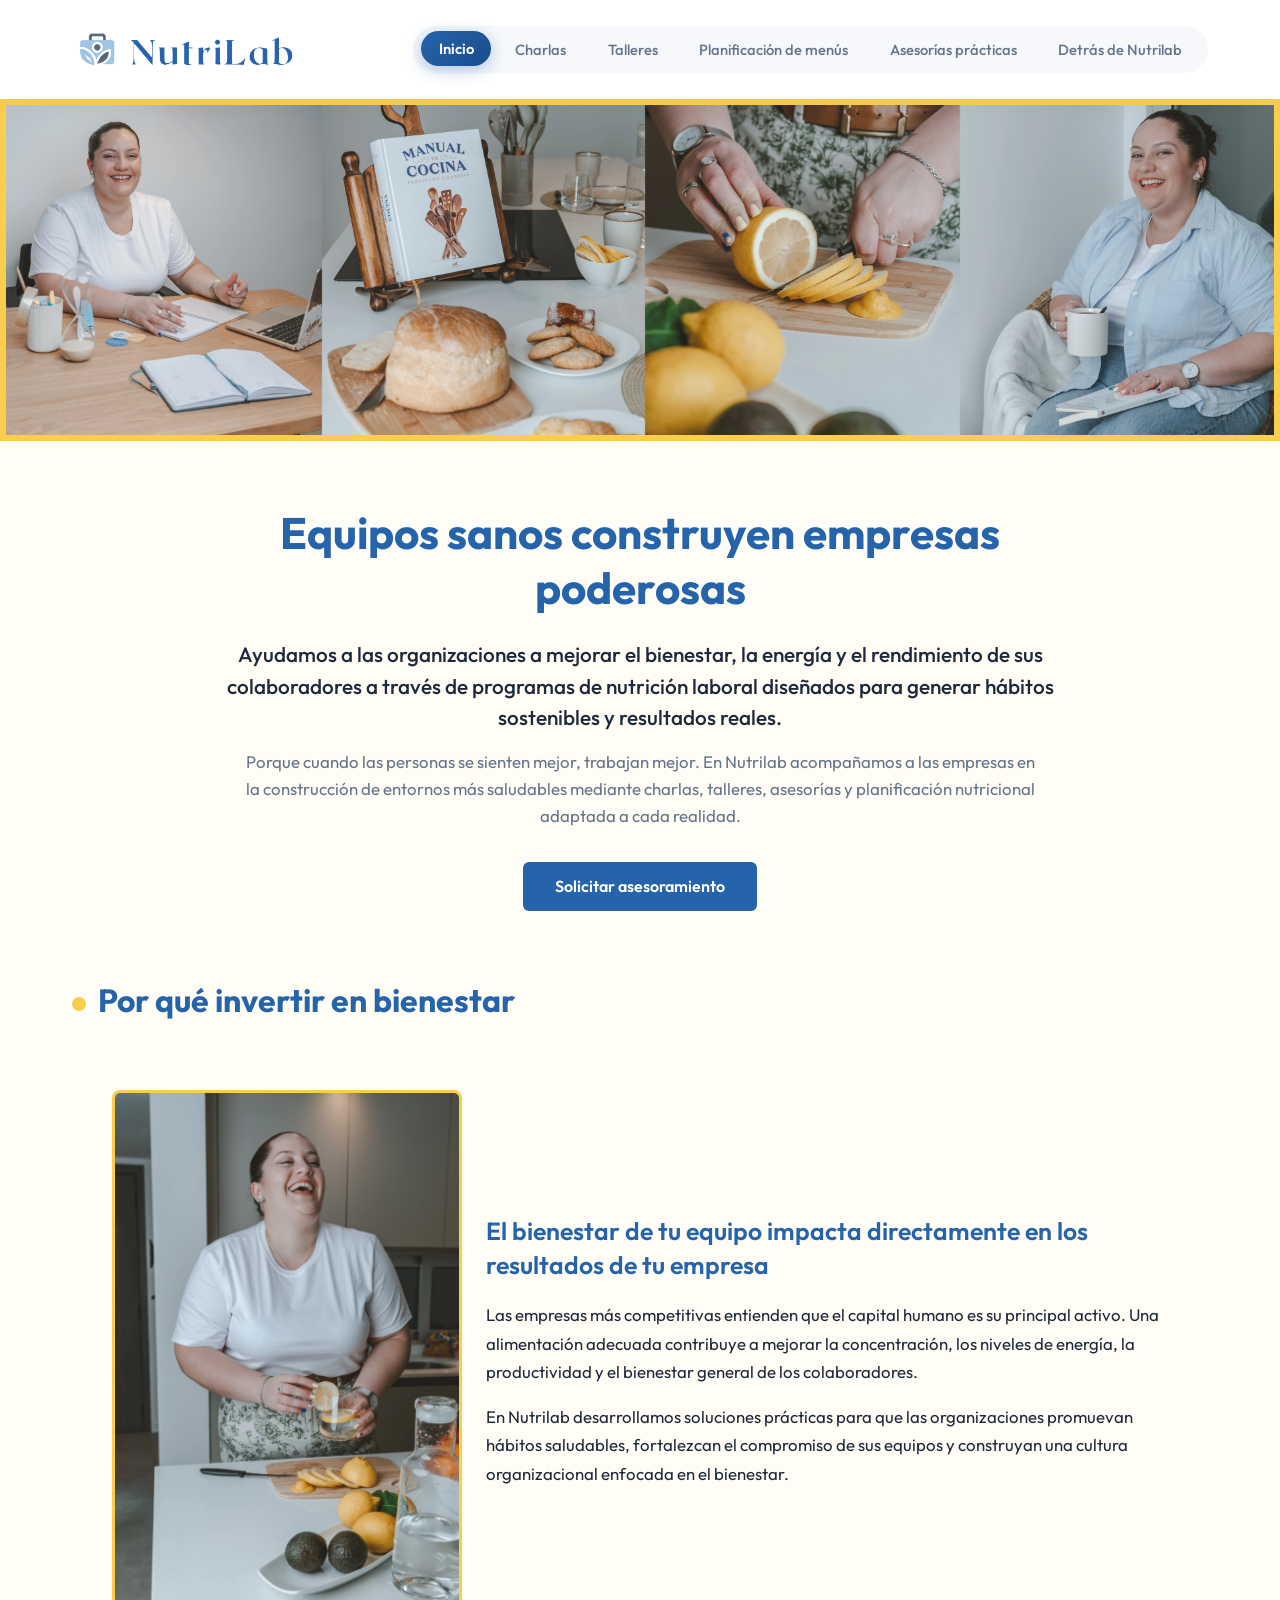
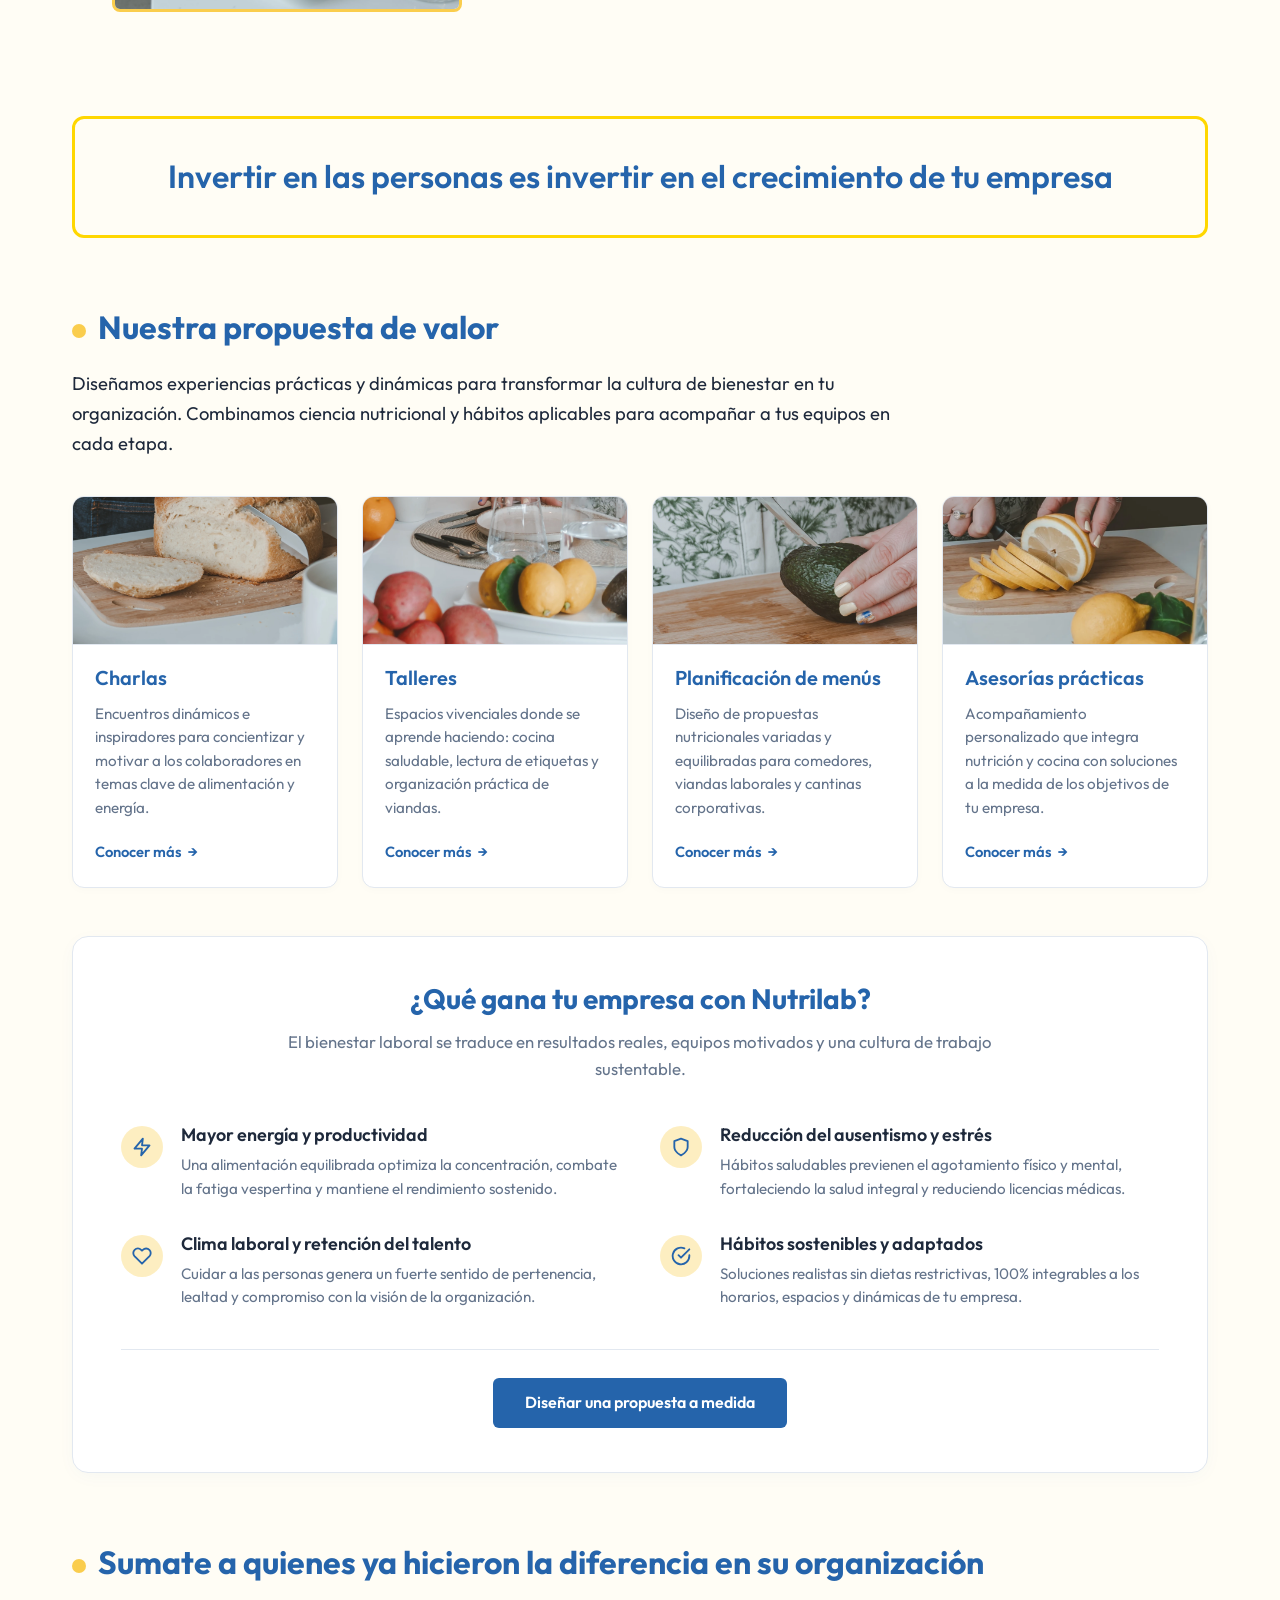
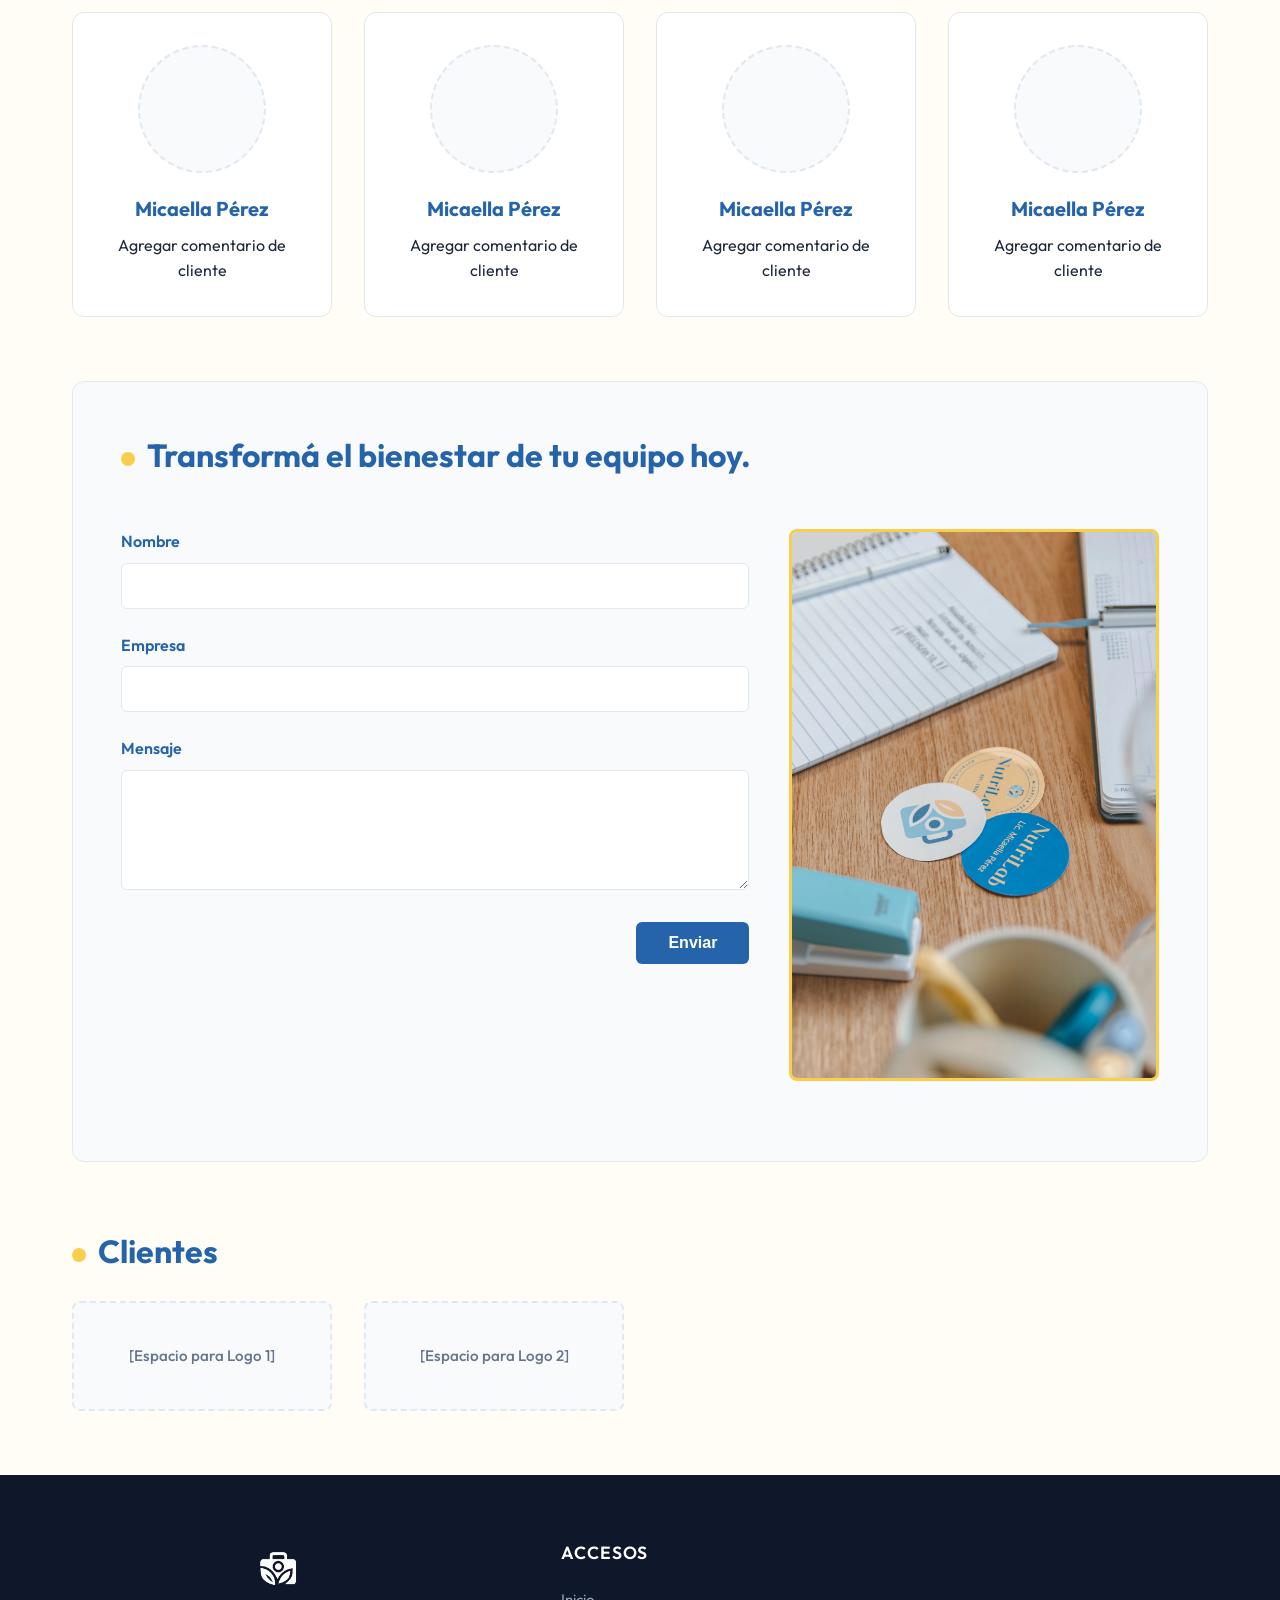
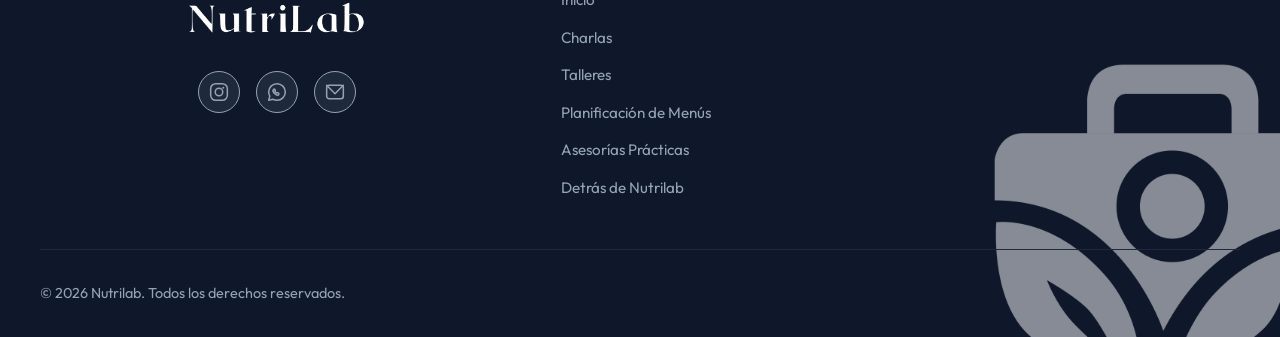
<file: index.html>
<!DOCTYPE html>
<html lang="es">

<head>
    <meta charset="UTF-8">
    <meta name="viewport" content="width=device-width, initial-scale=1.0">
    <title>Nutrilab - Equipos sanos construyen empresas poderosas</title>
    <meta name="description"
        content="Nutrilab: Equipos sanos construyen empresas poderosas. Servicios de nutrición y bienestar laboral para empresas.">
    <link rel="stylesheet" href="styles.css">
</head>

<body>

    <header>
        <div class="nav-container">
            <a href="index.html" class="logo"><img src="Assets/logo.png" alt="Nutrilab" class="logo-image"></a>
            <nav>
                <a href="index.html" class="active">Inicio</a>
                <a href="charlas.html">Charlas</a>
                <a href="talleres.html">Talleres</a>
                <a href="planificacion-de-menus.html">Planificación de menús</a>
                <a href="asesorias-practicas.html">Asesorías prácticas</a>
                <a href="detras-de-nutrilab.html">Detrás de Nutrilab</a>
            </nav>
        </div>
    </header>

    <!-- Mobile: centered logo bar (visible only on mobile) -->
    <div class="mobile-logo-bar">
        <a href="index.html" class="logo"><img src="Assets/logo.png" alt="Nutrilab" class="logo-image"></a>
    </div>

    <!-- Mobile: floating pill nav (visible only on mobile) -->
    <nav class="mobile-nav-pill" id="mobilePill">
        <a href="index.html" class="active">Inicio</a>
        <div class="pill-servicios-wrapper">
            <button class="pill-servicios-btn" id="serviciosBtn" onclick="toggleServiciosMenu()" aria-expanded="false">
                Servicios <span class="arrow">▲</span>
            </button>
            <div class="pill-dropdown" id="serviciosDropdown">
                <a href="charlas.html">Charlas</a>
                <a href="talleres.html">Talleres</a>
                <a href="planificacion-de-menus.html">Planificación de Menús</a>
                <a href="asesorias-practicas.html">Asesorías Prácticas</a>
            </div>
        </div>
        <a href="detras-de-nutrilab.html">Nosotros</a>
    </nav>

    <script>
        function toggleServiciosMenu() {
            const btn = document.getElementById('serviciosBtn');
            const dropdown = document.getElementById('serviciosDropdown');
            const isOpen = dropdown.classList.contains('open');
            dropdown.classList.toggle('open');
            btn.classList.toggle('open');
            btn.setAttribute('aria-expanded', !isOpen);
        }
        // Close dropdown when clicking outside
        document.addEventListener('click', function (e) {
            const wrapper = document.querySelector('.pill-servicios-wrapper');
            if (wrapper && !wrapper.contains(e.target)) {
                document.getElementById('serviciosDropdown').classList.remove('open');
                document.getElementById('serviciosBtn').classList.remove('open');
            }
        });
    </script>

    <main class="home-page">
        <!-- Hero Banner Image -->
        <div class="hero-banner">
            <picture>
                <source srcset="Assets/banner.gif" media="(max-width: 768px)">
                <img src="Assets/banner_desktop_home.png" alt="Nutrilab - Equipos sanos construyen empresas poderosas"
                    class="hero-banner-img">
            </picture>
        </div>

        <!-- Positioning section -->
        <section class="positioning-section">
            <h1 class="positioning-text">Equipos sanos construyen empresas poderosas</h1>
            <p class="hero-subtitle">
                Ayudamos a las organizaciones a mejorar el bienestar, la energía y el rendimiento de sus colaboradores a
                través de programas de nutrición laboral diseñados para generar hábitos sostenibles y resultados reales.
            </p>
            <p class="hero-support-text">
                Porque cuando las personas se sienten mejor, trabajan mejor. En Nutrilab acompañamos a las empresas en
                la construcción de entornos más saludables mediante charlas, talleres, asesorías y planificación
                nutricional adaptada a cada realidad.
            </p>
            <div class="hero-cta-wrap">
                <a href="#" class="btn btn-hero">Solicitar asesoramiento</a>
            </div>
        </section>

        <!-- General Content Sections: Por qué invertir en bienestar, Comentarios, Clientes -->
        <div class="container">
            <section class="why-invest-section">
                <h2 class="section-title">Por qué invertir en bienestar</h2>
                <div class="why-invest-card">
                    <img src="Assets/bienestar.webp" alt="Bienestar" class="why-invest-image">
                    <div class="why-invest-text">
                        <h3 class="why-invest-title">El bienestar de tu equipo impacta directamente en los resultados de
                            tu empresa</h3>
                        <div class="why-invest-body">
                            <p>
                                Las empresas más competitivas entienden que el capital humano es su principal activo.
                                Una
                                alimentación adecuada contribuye a mejorar la concentración, los niveles de energía, la
                                productividad y el bienestar general de los colaboradores.
                            </p>
                            <p>
                                En Nutrilab desarrollamos soluciones prácticas para que las organizaciones promuevan
                                hábitos
                                saludables, fortalezcan el compromiso de sus equipos y construyan una cultura
                                organizacional
                                enfocada en el bienestar.
                            </p>
                        </div>
                    </div>
                </div>
            </section>

            <!-- Highlight before comments -->
            <div class="highlight-text">
                <p>Invertir en las personas es invertir en el crecimiento de tu empresa</p>
            </div>

            <!-- Propuesta de Valor y Beneficios para la Empresa -->
            <section class="services-value-section" id="servicios-propuesta">
                <h2 class="section-title">Nuestra propuesta de valor</h2>
                <p class="services-value-intro">
                    Diseñamos experiencias prácticas y dinámicas para transformar la cultura de bienestar en tu organización. Combinamos ciencia nutricional y hábitos aplicables para acompañar a tus equipos en cada etapa.
                </p>

                <!-- Grid de resumen de servicios -->
                <div class="services-summary-grid">
                    <a href="charlas.html" class="service-summary-card">
                        <div class="service-card-image-wrap">
                            <img src="Assets/banner_charlas.png" alt="Nutrilab - Charlas" class="service-card-image">
                        </div>
                        <div class="service-card-body">
                            <h3 class="service-card-title">Charlas</h3>
                            <p class="service-card-desc">
                                Encuentros dinámicos e inspiradores para concientizar y motivar a los colaboradores en temas clave de alimentación y energía.
                            </p>
                            <span class="service-card-link">Conocer más <span aria-hidden="true">&rarr;</span></span>
                        </div>
                    </a>

                    <a href="talleres.html" class="service-summary-card">
                        <div class="service-card-image-wrap">
                            <img src="Assets/banner_talleres.png" alt="Nutrilab - Talleres" class="service-card-image">
                        </div>
                        <div class="service-card-body">
                            <h3 class="service-card-title">Talleres</h3>
                            <p class="service-card-desc">
                                Espacios vivenciales donde se aprende haciendo: cocina saludable, lectura de etiquetas y organización práctica de viandas.
                            </p>
                            <span class="service-card-link">Conocer más <span aria-hidden="true">&rarr;</span></span>
                        </div>
                    </a>

                    <a href="planificacion-de-menus.html" class="service-summary-card">
                        <div class="service-card-image-wrap">
                            <img src="Assets/Banner_menu.png" alt="Nutrilab - Planificación de menús" class="service-card-image">
                        </div>
                        <div class="service-card-body">
                            <h3 class="service-card-title">Planificación de menús</h3>
                            <p class="service-card-desc">
                                Diseño de propuestas nutricionales variadas y equilibradas para comedores, viandas laborales y cantinas corporativas.
                            </p>
                            <span class="service-card-link">Conocer más <span aria-hidden="true">&rarr;</span></span>
                        </div>
                    </a>

                    <a href="asesorias-practicas.html" class="service-summary-card">
                        <div class="service-card-image-wrap">
                            <img src="Assets/Banner_asesorias.png" alt="Nutrilab - Asesorías prácticas" class="service-card-image">
                        </div>
                        <div class="service-card-body">
                            <h3 class="service-card-title">Asesorías prácticas</h3>
                            <p class="service-card-desc">
                                Acompañamiento personalizado que integra nutrición y cocina con soluciones a la medida de los objetivos de tu empresa.
                            </p>
                            <span class="service-card-link">Conocer más <span aria-hidden="true">&rarr;</span></span>
                        </div>
                    </a>
                </div>

                <!-- Recuadro destacado de Beneficios para la Empresa -->
                <div class="company-benefits-block">
                    <div class="company-benefits-header">
                        <h3 class="company-benefits-title">¿Qué gana tu empresa con Nutrilab?</h3>
                        <p class="company-benefits-subtitle">
                            El bienestar laboral se traduce en resultados reales, equipos motivados y una cultura de trabajo sustentable.
                        </p>
                    </div>

                    <div class="company-benefits-grid">
                        <div class="benefit-item">
                            <div class="benefit-item-icon" aria-hidden="true">
                                <svg viewBox="0 0 24 24">
                                    <polygon points="13 2 3 14 12 14 11 22 21 10 12 10 13 2"></polygon>
                                </svg>
                            </div>
                            <div class="benefit-item-content">
                                <h4>Mayor energía y productividad</h4>
                                <p>Una alimentación equilibrada optimiza la concentración, combate la fatiga vespertina y mantiene el rendimiento sostenido.</p>
                            </div>
                        </div>

                        <div class="benefit-item">
                            <div class="benefit-item-icon" aria-hidden="true">
                                <svg viewBox="0 0 24 24">
                                    <path d="M12 22s8-4 8-10V5l-8-3-8 3v7c0 6 8 10 8 10z"></path>
                                </svg>
                            </div>
                            <div class="benefit-item-content">
                                <h4>Reducción del ausentismo y estrés</h4>
                                <p>Hábitos saludables previenen el agotamiento físico y mental, fortaleciendo la salud integral y reduciendo licencias médicas.</p>
                            </div>
                        </div>

                        <div class="benefit-item">
                            <div class="benefit-item-icon" aria-hidden="true">
                                <svg viewBox="0 0 24 24">
                                    <path d="M20.84 4.61a5.5 5.5 0 0 0-7.78 0L12 5.67l-1.06-1.06a5.5 5.5 0 0 0-7.78 7.78l1.06 1.06L12 21.23l7.78-7.78 1.06-1.06a5.5 5.5 0 0 0 0-7.78z"></path>
                                </svg>
                            </div>
                            <div class="benefit-item-content">
                                <h4>Clima laboral y retención del talento</h4>
                                <p>Cuidar a las personas genera un fuerte sentido de pertenencia, lealtad y compromiso con la visión de la organización.</p>
                            </div>
                        </div>

                        <div class="benefit-item">
                            <div class="benefit-item-icon" aria-hidden="true">
                                <svg viewBox="0 0 24 24">
                                    <path d="M22 11.08V12a10 10 0 1 1-5.93-9.14"></path>
                                    <polyline points="22 4 12 14.01 9 11.01"></polyline>
                                </svg>
                            </div>
                            <div class="benefit-item-content">
                                <h4>Hábitos sostenibles y adaptados</h4>
                                <p>Soluciones realistas sin dietas restrictivas, 100% integrables a los horarios, espacios y dinámicas de tu empresa.</p>
                            </div>
                        </div>
                    </div>

                    <div class="company-benefits-cta">
                        <a href="#contacto" class="btn">Diseñar una propuesta a medida</a>
                    </div>
                </div>
            </section>

            <section class="comments-section">
                <h2 class="section-title">Sumate a quienes ya hicieron la diferencia en su organización</h2>
                <div class="comments-grid">
                    <article class="comment-card">
                        <div class="client-photo-placeholder" role="img"
                            aria-label="Espacio para la foto de Micaella Pérez"></div>
                        <h3 class="comment-client-name">Micaella Pérez</h3>
                        <p class="comment-client-text">Agregar comentario de cliente</p>
                    </article>
                    <article class="comment-card">
                        <div class="client-photo-placeholder" role="img"
                            aria-label="Espacio para la foto de Micaella Pérez"></div>
                        <h3 class="comment-client-name">Micaella Pérez</h3>
                        <p class="comment-client-text">Agregar comentario de cliente</p>
                    </article>
                    <article class="comment-card">
                        <div class="client-photo-placeholder" role="img"
                            aria-label="Espacio para la foto de Micaella Pérez"></div>
                        <h3 class="comment-client-name">Micaella Pérez</h3>
                        <p class="comment-client-text">Agregar comentario de cliente</p>
                    </article>
                    <article class="comment-card">
                        <div class="client-photo-placeholder" role="img"
                            aria-label="Espacio para la foto de Micaella Pérez"></div>
                        <h3 class="comment-client-name">Micaella Pérez</h3>
                        <p class="comment-client-text">Agregar comentario de cliente</p>
                    </article>
                </div>
            </section>

            <!-- Contact Section -->
            <section class="contact-section" id="contacto">
                <h2 class="section-title" style="margin-bottom: 3rem;">Transformá el bienestar de tu equipo hoy.</h2>
                <div class="contact-grid">
                    <!-- Left: space for image -->
                    <img src="Assets/contacto.webp" alt="Contacto" class="contact-image">

                    <!-- Formulario de contacto -->
                    <form action="#" method="POST"
                        onsubmit="event.preventDefault(); alert('Mensaje enviado (simulación)');">
                        <div class="form-group">
                            <label for="nombre">Nombre</label>
                            <input type="text" id="nombre" name="nombre" class="form-control" placeholder="" required>
                        </div>
                        <div class="form-group">
                            <label for="empresa">Empresa</label>
                            <input type="text" id="empresa" name="empresa" class="form-control" placeholder="" required>
                        </div>
                        <div class="form-group">
                            <label for="mensaje">Mensaje</label>
                            <textarea id="mensaje" name="mensaje" class="form-control" placeholder=""
                                required></textarea>
                        </div>
                        <div style="text-align: right;">
                            <button type="submit" class="btn">Enviar</button>
                        </div>
                    </form>
                </div>
            </section>

            <!-- Clientes Section (below contact form) -->
            <section class="clients-section">
                <h2 class="section-title">Clientes</h2>
                <div class="clients-grid">
                    <div class="client-logo-placeholder">
                        <span>[Espacio para Logo 1]</span>
                    </div>
                    <div class="client-logo-placeholder">
                        <span>[Espacio para Logo 2]</span>
                    </div>
                </div>
            </section>
        </div>
    </main>

    <footer>
        <div class="footer-grid">
            <div class="footer-column">
                <a href="index.html" class="footer-logo"><img src="Assets/Logo_blanco.png" alt="Nutrilab"
                        class="logo-image"></a>
                <div class="social-links">
                    <a href="#" class="social-icon" aria-label="Instagram">
                        <svg viewBox="0 0 24 24" aria-hidden="true">
                            <rect x="2" y="2" width="20" height="20" rx="6" ry="6" />
                            <circle cx="12" cy="12" r="4.5" />
                            <circle cx="17.2" cy="6.8" r="1.2" fill="currentColor" stroke="none" />
                        </svg>
                    </a>
                    <a href="#" class="social-icon" aria-label="WhatsApp">
                        <svg viewBox="0 0 24 24" aria-hidden="true">
                            <path
                                d="M12 2C6.48 2 2 6.48 2 12c0 1.85.5 3.58 1.37 5.07L2 22l5.07-1.35A9.96 9.96 0 0 0 12 22c5.52 0 10-4.48 10-10S17.52 2 12 2Z" />
                            <path
                                d="M8.5 8.5c.3 0 .6.05.85.1l.7 1.8-.6.6c.5 1 1.3 1.8 2.3 2.3l.6-.6 1.8.7c.05.25.1.55.1.85 0 1.1-1.35 2-2.5 1.5-2-.85-3.65-2.5-4.5-4.5-.5-1.15.4-2.5 1.5-2.5Z"
                                stroke-linejoin="round" />
                        </svg>
                    </a>
                    <a href="#" class="social-icon" aria-label="Correo">
                        <svg viewBox="0 0 24 24" aria-hidden="true">
                            <rect x="2" y="4" width="20" height="16" rx="3" />
                            <polyline points="2,4 12,14 22,4" />
                        </svg>
                    </a>
                </div>
            </div>
            <div class="footer-column">
                <div class="footer-title">Accesos</div>
                <ul class="footer-sitemap">
                    <li><a href="index.html">Inicio</a></li>
                    <li><a href="charlas.html">Charlas</a></li>
                    <li><a href="talleres.html">Talleres</a></li>
                    <li><a href="planificacion-de-menus.html">Planificación de Menús</a></li>
                    <li><a href="asesorias-practicas.html">Asesorías Prácticas</a></li>
                    <li><a href="detras-de-nutrilab.html">Detrás de Nutrilab</a></li>
                </ul>
            </div>
            <div class="footer-column">
                <!-- Empty Column for Visual Spacing / Alignment -->
            </div>
        </div>
        <div class="footer-bottom">
            <div class="footer-copy">
                &copy; 2026 Nutrilab. Todos los derechos reservados.
            </div>
        </div>
        <img src="Assets/isonl.png" alt="" class="footer-isotipo" aria-hidden="true">
    </footer>

</body>

</html>
</file>
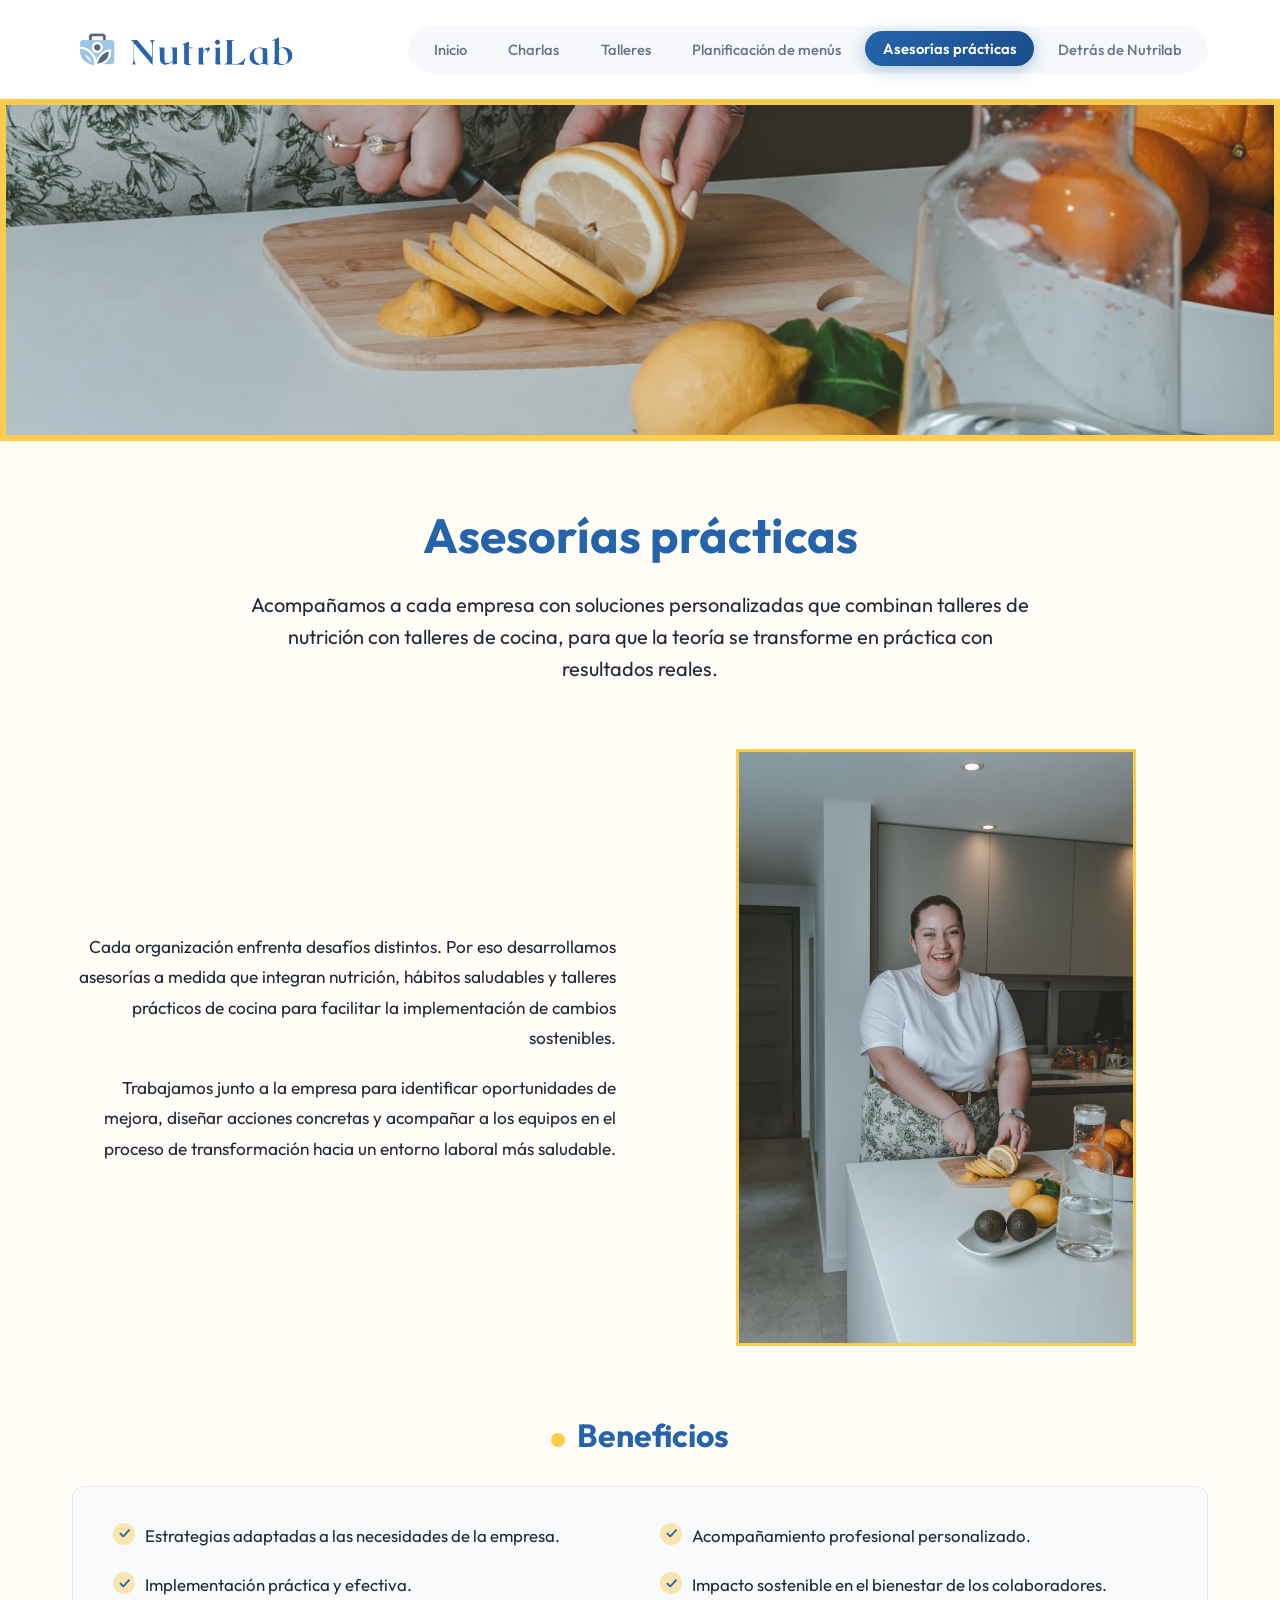
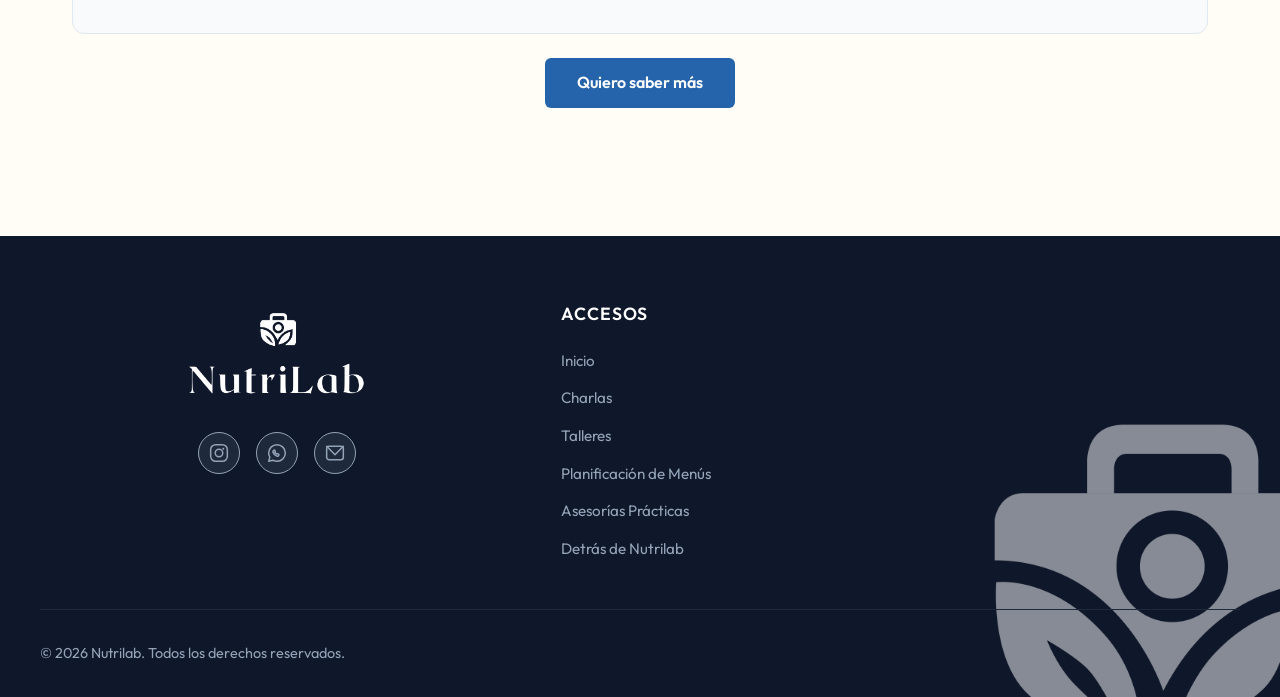
<file: asesorias-practicas.html>
<!DOCTYPE html>
<html lang="es">

<head>
    <meta charset="UTF-8">
    <meta name="viewport" content="width=device-width, initial-scale=1.0">
    <title>Asesorías prácticas - Nutrilab</title>
    <meta name="description"
        content="Asesorías prácticas por Nutrilab: Soluciones personalizadas que combinan talleres de nutrición con talleres de cocina.">
    <link rel="stylesheet" href="styles.css">
</head>

<body>

    <header>
        <div class="nav-container">
            <a href="index.html" class="logo"><img src="Assets/logo.png" alt="Nutrilab" class="logo-image"></a>
            <nav>
                <a href="index.html">Inicio</a>
                <a href="charlas.html">Charlas</a>
                <a href="talleres.html">Talleres</a>
                <a href="planificacion-de-menus.html">Planificación de menús</a>
                <a href="asesorias-practicas.html" class="active">Asesorías prácticas</a>
                <a href="detras-de-nutrilab.html">Detrás de Nutrilab</a>
            </nav>
        </div>
    </header>

    <!-- Mobile: centered logo bar -->
    <div class="mobile-logo-bar">
        <a href="index.html" class="logo"><img src="Assets/logo.png" alt="Nutrilab" class="logo-image"></a>
    </div>

    <!-- Mobile: floating pill nav -->
    <nav class="mobile-nav-pill" id="mobilePill">
        <a href="index.html">Inicio</a>
        <div class="pill-servicios-wrapper">
            <button class="pill-servicios-btn active" id="serviciosBtn" onclick="toggleServiciosMenu()"
                aria-expanded="false">
                Servicios <span class="arrow">▲</span>
            </button>
            <div class="pill-dropdown" id="serviciosDropdown">
                <a href="charlas.html">Charlas</a>
                <a href="talleres.html">Talleres</a>
                <a href="planificacion-de-menus.html">Planificación de Menús</a>
                <a href="asesorias-practicas.html" class="active">Asesorías Prácticas</a>
            </div>
        </div>
        <a href="detras-de-nutrilab.html">Nosotros</a>
    </nav>

    <script>
        function toggleServiciosMenu() {
            const btn = document.getElementById('serviciosBtn');
            const dropdown = document.getElementById('serviciosDropdown');
            const isOpen = dropdown.classList.contains('open');
            dropdown.classList.toggle('open');
            btn.classList.toggle('open');
            btn.setAttribute('aria-expanded', !isOpen);
        }
        document.addEventListener('click', function (e) {
            const wrapper = document.querySelector('.pill-servicios-wrapper');
            if (wrapper && !wrapper.contains(e.target)) {
                document.getElementById('serviciosDropdown').classList.remove('open');
                document.getElementById('serviciosBtn').classList.remove('open');
            }
        });
    </script>

    <main class="service-detail-page">
        <!-- Hero Banner Image -->
        <div class="hero-banner">
            <picture>
                <source srcset="Assets/banners_mobile/asesorias_mobile.png" media="(max-width: 768px)">
                <img src="Assets/Banner_asesorias.png" alt="Nutrilab - Asesorías prácticas"
                    class="hero-banner-img">
            </picture>
        </div>

        <!-- Hero Section with name and brief description -->
        <section class="positioning-section">
            <h1 class="positioning-text"
                style="color: var(--color-brand-primary); font-size: 3rem; margin-bottom: 1.5rem;">Asesorías prácticas
            </h1>
            <p style="font-size: 1.25rem; max-width: 800px; margin: 0 auto; color: var(--color-text-dark);">
                Acompañamos a cada empresa con soluciones personalizadas que combinan talleres de nutrición con talleres
                de cocina, para que la teoría se transforme en práctica con resultados reales.
            </p>
        </section>

        <!-- Body Section for Images and Text -->
        <div class="container">
            <div class="grid-2">

                <div class="service-description">
                    <p>
                        Cada organización enfrenta desafíos distintos. Por eso desarrollamos asesorías a medida que
                        integran nutrición, hábitos saludables y talleres prácticos de cocina para facilitar la
                        implementación de cambios sostenibles.
                    </p>
                    <p>
                        Trabajamos junto a la empresa para identificar oportunidades de mejora, diseñar acciones
                        concretas y acompañar a los equipos en el proceso de transformación hacia un entorno laboral más
                        saludable.
                    </p>
                </div>
                <div class="charla-carousel">
                    <img id="asesorias-carousel-img" src="Assets/asesorias/SFF_1329_Editar.webp" alt="Asesoría 1">
                </div>
            </div>

            <!-- Beneficios -->
            <section class="benefits-section">
                <h2 class="section-title">Beneficios</h2>
                <div class="benefits-card">
                    <ul class="benefits-list">
                        <li>Estrategias adaptadas a las necesidades de la empresa.</li>
                        <li>Acompañamiento profesional personalizado.</li>
                        <li>Implementación práctica y efectiva.</li>
                        <li>Impacto sostenible en el bienestar de los colaboradores.</li>
                    </ul>
                </div>
                <div class="benefits-cta">
                    <a href="index.html#contacto" class="btn">Quiero saber más</a>
                </div>
            </section>
        </div>
    </main>
    <script>
        const asesoriaImages = [
            'Assets/asesorias/SFF_1329_Editar.webp',
            'Assets/asesorias/SFF_1369_Editar.webp',
            'Assets/asesorias/SFF_1413_Editar.webp',
            'Assets/asesorias/SFF_1415_Editar.webp'
        ];
        let asesoriaIdx = 0;
        const asesoriaImg = document.getElementById('asesorias-carousel-img');
        setInterval(() => {
            asesoriaIdx = (asesoriaIdx + 1) % asesoriaImages.length;
            asesoriaImg.src = asesoriaImages[asesoriaIdx];
        }, 1000);
    </script>

    <footer>
        <div class="footer-grid">
            <div class="footer-column">
                <a href="index.html" class="footer-logo"><img src="Assets/Logo_blanco.png" alt="Nutrilab"
                        class="logo-image"></a>
                <div class="social-links">
                    <a href="#" class="social-icon" aria-label="Instagram">
                        <svg viewBox="0 0 24 24" aria-hidden="true">
                            <rect x="2" y="2" width="20" height="20" rx="6" ry="6" />
                            <circle cx="12" cy="12" r="4.5" />
                            <circle cx="17.2" cy="6.8" r="1.2" fill="currentColor" stroke="none" />
                        </svg>
                    </a>
                    <a href="#" class="social-icon" aria-label="WhatsApp">
                        <svg viewBox="0 0 24 24" aria-hidden="true">
                            <path d="M12 2C6.48 2 2 6.48 2 12c0 1.85.5 3.58 1.37 5.07L2 22l5.07-1.35A9.96 9.96 0 0 0 12 22c5.52 0 10-4.48 10-10S17.52 2 12 2Z" />
                            <path d="M8.5 8.5c.3 0 .6.05.85.1l.7 1.8-.6.6c.5 1 1.3 1.8 2.3 2.3l.6-.6 1.8.7c.05.25.1.55.1.85 0 1.1-1.35 2-2.5 1.5-2-.85-3.65-2.5-4.5-4.5-.5-1.15.4-2.5 1.5-2.5Z" stroke-linejoin="round" />
                        </svg>
                    </a>
                    <a href="#" class="social-icon" aria-label="Correo">
                        <svg viewBox="0 0 24 24" aria-hidden="true">
                            <rect x="2" y="4" width="20" height="16" rx="3" />
                            <polyline points="2,4 12,14 22,4" />
                        </svg>
                    </a>
                </div>
            </div>
            <div class="footer-column">
                <div class="footer-title">Accesos</div>
                <ul class="footer-sitemap">
                    <li><a href="index.html">Inicio</a></li>
                    <li><a href="charlas.html">Charlas</a></li>
                    <li><a href="talleres.html">Talleres</a></li>
                    <li><a href="planificacion-de-menus.html">Planificación de Menús</a></li>
                    <li><a href="asesorias-practicas.html">Asesorías Prácticas</a></li>
                    <li><a href="detras-de-nutrilab.html">Detrás de Nutrilab</a></li>
                </ul>
            </div>
            <div class="footer-column">
                <!-- Empty Column for Visual Spacing / Alignment -->
            </div>
        </div>
        <div class="footer-bottom">
            <div class="footer-copy">
                &copy; 2026 Nutrilab. Todos los derechos reservados.
            </div>
        </div>
        <img src="Assets/isonl.png" alt="" class="footer-isotipo" aria-hidden="true">
    </footer>

</body>

</html>
</file>
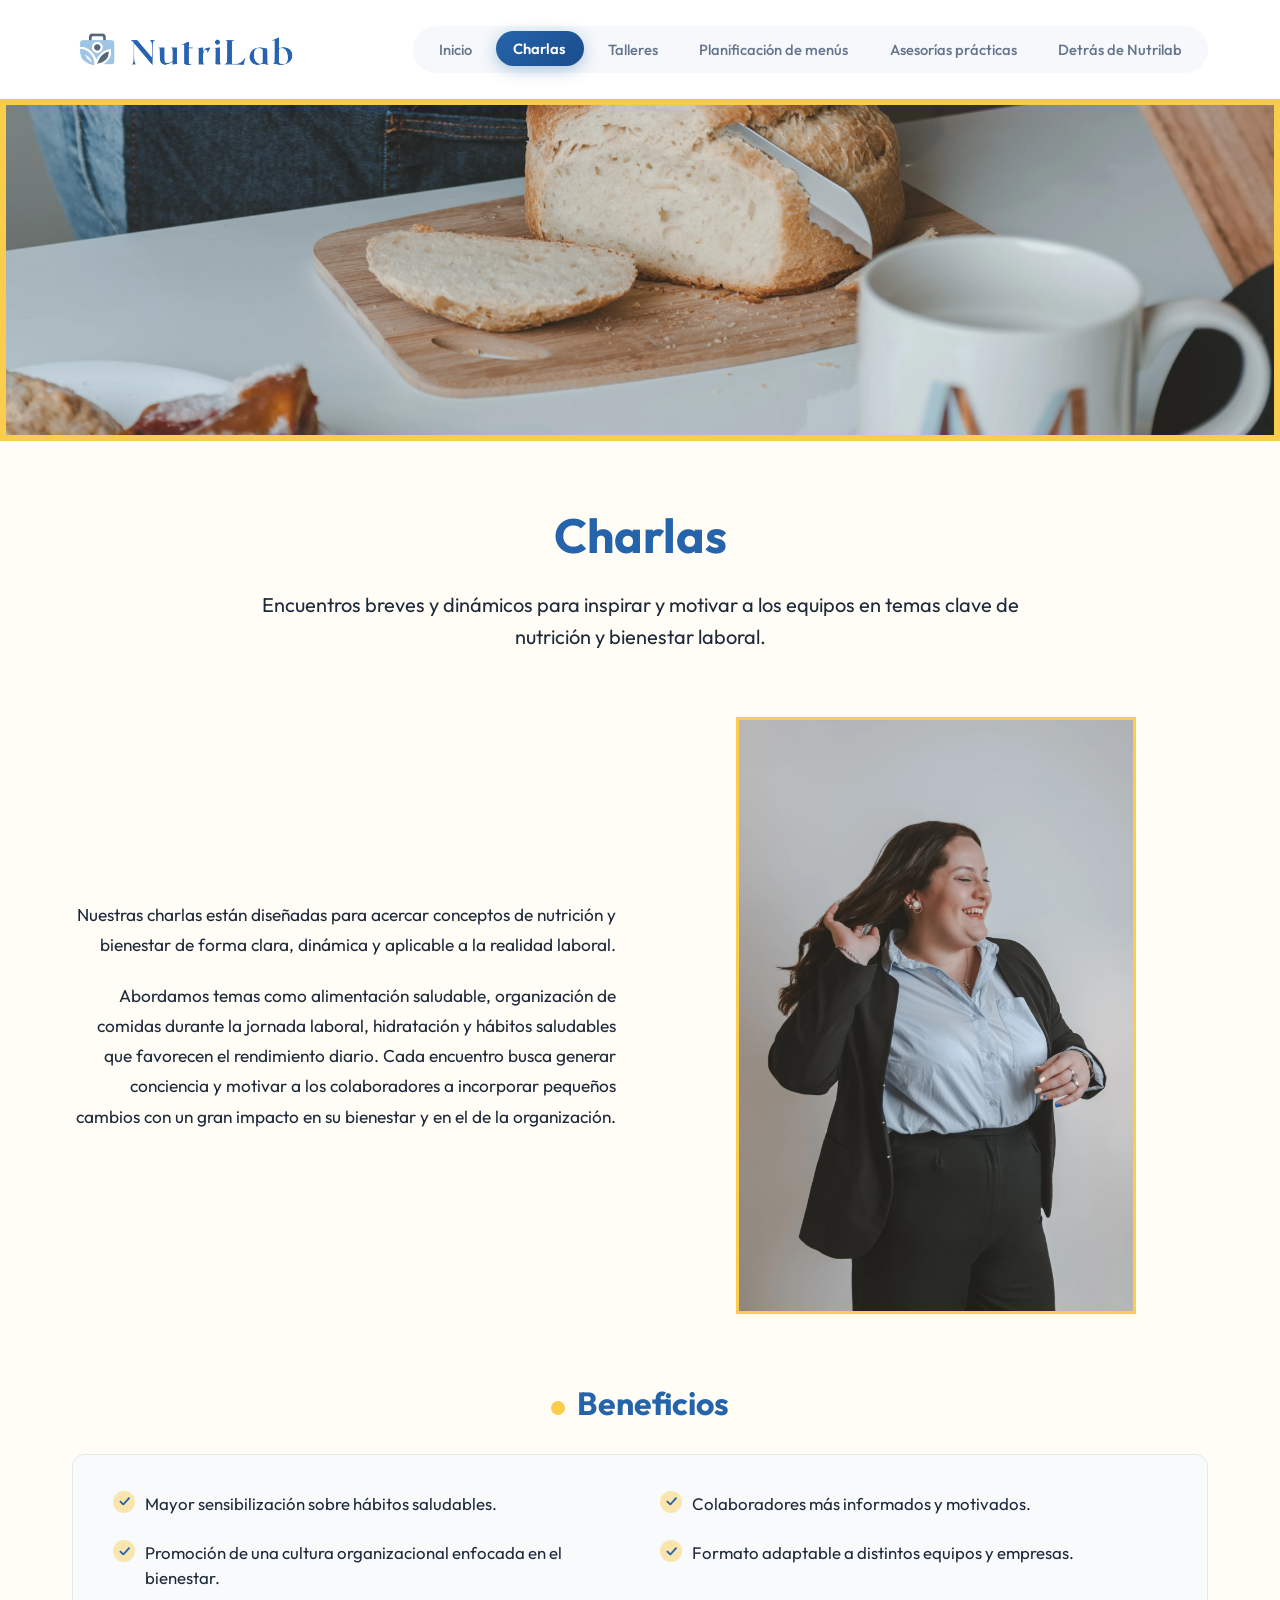
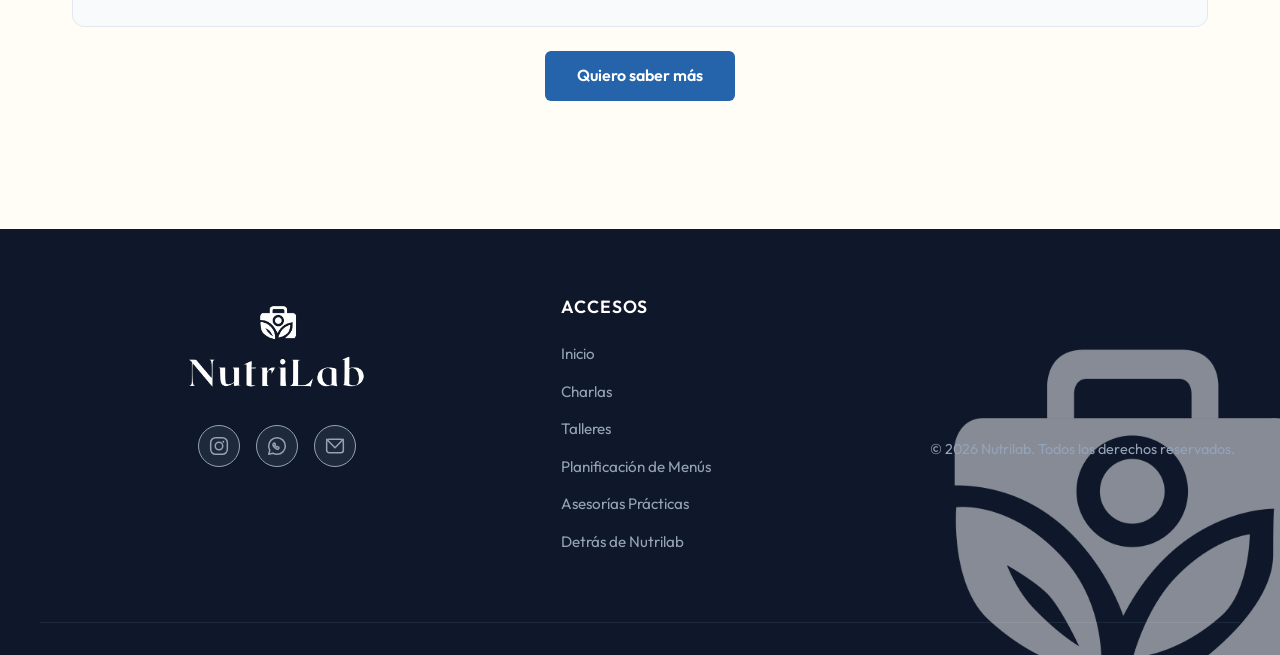
<file: charlas.html>
<!DOCTYPE html>
<html lang="es">

<head>
    <meta charset="UTF-8">
    <meta name="viewport" content="width=device-width, initial-scale=1.0">
    <title>Charlas - Nutrilab</title>
    <meta name="description"
        content="Charlas de Nutrilab: Encuentros breves y dinámicos para inspirar y motivar a los equipos en temas clave de nutrición y bienestar laboral.">
    <link rel="stylesheet" href="styles.css">
</head>

<body>

    <header>
        <div class="nav-container">
            <a href="index.html" class="logo"><img src="Assets/logo.png" alt="Nutrilab" class="logo-image"></a>
            <nav>
                <a href="index.html">Inicio</a>
                <a href="charlas.html" class="active">Charlas</a>
                <a href="talleres.html">Talleres</a>
                <a href="planificacion-de-menus.html">Planificación de menús</a>
                <a href="asesorias-practicas.html">Asesorías prácticas</a>
                <a href="detras-de-nutrilab.html">Detrás de Nutrilab</a>
            </nav>
        </div>
    </header>

    <!-- Mobile: centered logo bar -->
    <div class="mobile-logo-bar">
        <a href="index.html" class="logo"><img src="Assets/logo.png" alt="Nutrilab" class="logo-image"></a>
    </div>

    <!-- Mobile: floating pill nav -->
    <nav class="mobile-nav-pill" id="mobilePill">
        <a href="index.html">Inicio</a>
        <div class="pill-servicios-wrapper">
            <button class="pill-servicios-btn active" id="serviciosBtn" onclick="toggleServiciosMenu()"
                aria-expanded="false">
                Servicios <span class="arrow">▲</span>
            </button>
            <div class="pill-dropdown" id="serviciosDropdown">
                <a href="charlas.html" class="active">Charlas</a>
                <a href="talleres.html">Talleres</a>
                <a href="planificacion-de-menus.html">Planificación de Menús</a>
                <a href="asesorias-practicas.html">Asesorías Prácticas</a>
            </div>
        </div>
        <a href="detras-de-nutrilab.html">Nosotros</a>
    </nav>

    <script>
        function toggleServiciosMenu() {
            const btn = document.getElementById('serviciosBtn');
            const dropdown = document.getElementById('serviciosDropdown');
            const isOpen = dropdown.classList.contains('open');
            dropdown.classList.toggle('open');
            btn.classList.toggle('open');
            btn.setAttribute('aria-expanded', !isOpen);
        }
        document.addEventListener('click', function (e) {
            const wrapper = document.querySelector('.pill-servicios-wrapper');
            if (wrapper && !wrapper.contains(e.target)) {
                document.getElementById('serviciosDropdown').classList.remove('open');
                document.getElementById('serviciosBtn').classList.remove('open');
            }
        });
    </script>

    <main class="service-detail-page">
        <!-- Hero Banner Image -->
        <div class="hero-banner">
            <picture>
                <source srcset="Assets/banners_mobile/charlas_mobile.png" media="(max-width: 768px)">
                <img src="Assets/banner_charlas.png" alt="Nutrilab - Charlas"
                    class="hero-banner-img">
            </picture>
        </div>

        <!-- Hero Section with name and brief description -->
        <section class="positioning-section">
            <h1 class="positioning-text"
                style="color: var(--color-brand-primary); font-size: 3rem; margin-bottom: 1.5rem;">Charlas</h1>
            <p style="font-size: 1.25rem; max-width: 800px; margin: 0 auto; color: var(--color-text-dark);">
                Encuentros breves y dinámicos para inspirar y motivar a los equipos en temas clave de nutrición y
                bienestar laboral.
            </p>
        </section>

        <!-- Body Section for Images and Text -->
        <div class="container">
            <div class="grid-2">
                <div class="service-description">
                    <p>
                        Nuestras charlas están diseñadas para acercar conceptos de nutrición y bienestar de forma clara,
                        dinámica y aplicable a la realidad laboral.
                    </p>
                    <p>
                        Abordamos temas como alimentación saludable, organización de comidas durante la jornada laboral,
                        hidratación y hábitos saludables que favorecen el rendimiento diario. Cada encuentro busca
                        generar conciencia y motivar a los colaboradores a incorporar pequeños cambios con un gran
                        impacto en su bienestar y en el de la organización.
                    </p>
                </div>
                <div class="charla-carousel">
                    <img id="charla-carousel-img" src="Assets/charla/charla1.webp" alt="Charla 1">
                </div>
            </div>

            <!-- Beneficios -->
            <section class="benefits-section">
                <h2 class="section-title">Beneficios</h2>
                <div class="benefits-card">
                    <ul class="benefits-list">
                        <li>Mayor sensibilización sobre hábitos saludables.</li>
                        <li>Colaboradores más informados y motivados.</li>
                        <li>Promoción de una cultura organizacional enfocada en el bienestar.</li>
                        <li>Formato adaptable a distintos equipos y empresas.</li>
                    </ul>
                </div>
                <div class="benefits-cta">
                    <a href="index.html#contacto" class="btn">Quiero saber más</a>
                </div>
            </section>
        </div>
    </main>

    <footer>
        <div class="footer-grid">
            <div class="footer-column">
                <a href="index.html" class="footer-logo"><img src="Assets/Logo_blanco.png" alt="Nutrilab"
                        class="logo-image"></a>
                <div class="social-links">
                    <a href="#" class="social-icon" aria-label="Instagram">
                        <svg viewBox="0 0 24 24" aria-hidden="true">
                            <rect x="2" y="2" width="20" height="20" rx="6" ry="6" />
                            <circle cx="12" cy="12" r="4.5" />
                            <circle cx="17.2" cy="6.8" r="1.2" fill="currentColor" stroke="none" />
                        </svg>
                    </a>
                    <a href="#" class="social-icon" aria-label="WhatsApp">
                        <svg viewBox="0 0 24 24" aria-hidden="true">
                            <path d="M12 2C6.48 2 2 6.48 2 12c0 1.85.5 3.58 1.37 5.07L2 22l5.07-1.35A9.96 9.96 0 0 0 12 22c5.52 0 10-4.48 10-10S17.52 2 12 2Z" />
                            <path d="M8.5 8.5c.3 0 .6.05.85.1l.7 1.8-.6.6c.5 1 1.3 1.8 2.3 2.3l.6-.6 1.8.7c.05.25.1.55.1.85 0 1.1-1.35 2-2.5 1.5-2-.85-3.65-2.5-4.5-4.5-.5-1.15.4-2.5 1.5-2.5Z" stroke-linejoin="round" />
                        </svg>
                    </a>
                    <a href="#" class="social-icon" aria-label="Correo">
                        <svg viewBox="0 0 24 24" aria-hidden="true">
                            <rect x="2" y="4" width="20" height="16" rx="3" />
                            <polyline points="2,4 12,14 22,4" />
                        </svg>
                    </a>
                </div>
            </div>
            <div class="footer-column">
                <div class="footer-title">Accesos</div>
                <ul class="footer-sitemap">
                    <li><a href="index.html">Inicio</a></li>
                    <li><a href="charlas.html">Charlas</a></li>
                    <li><a href="talleres.html">Talleres</a></li>
                    <li><a href="planificacion-de-menus.html">Planificación de Menús</a></li>
                    <li><a href="asesorias-practicas.html">Asesorías Prácticas</a></li>
                    <li><a href="detras-de-nutrilab.html">Detrás de Nutrilab</a></li>
                </ul>
                <script>
                    const charlaImages = [
                        'Assets/charla/charla1.webp',
                        'Assets/charla/charla2.webp',
                        'Assets/charla/charla3.webp',
                        'Assets/charla/charla4.webp'
                    ];
                    let charlaIdx = 0;
                    const charlaImg = document.getElementById('charla-carousel-img');
                    setInterval(() => {
                        charlaIdx = (charlaIdx + 1) % charlaImages.length;
                        charlaImg.src = charlaImages[charlaIdx];
                    }, 1000);
                </script>
                <div class="footer-column">
                    <!-- Empty Column for Visual Spacing / Alignment -->
                </div>
            </div>
            <div class="footer-bottom">
                <div class="footer-copy">
                    &copy; 2026 Nutrilab. Todos los derechos reservados.
                </div>
            </div>
            <img src="Assets/isonl.png" alt="" class="footer-isotipo" aria-hidden="true">
    </footer>

</body>

</html>
</file>
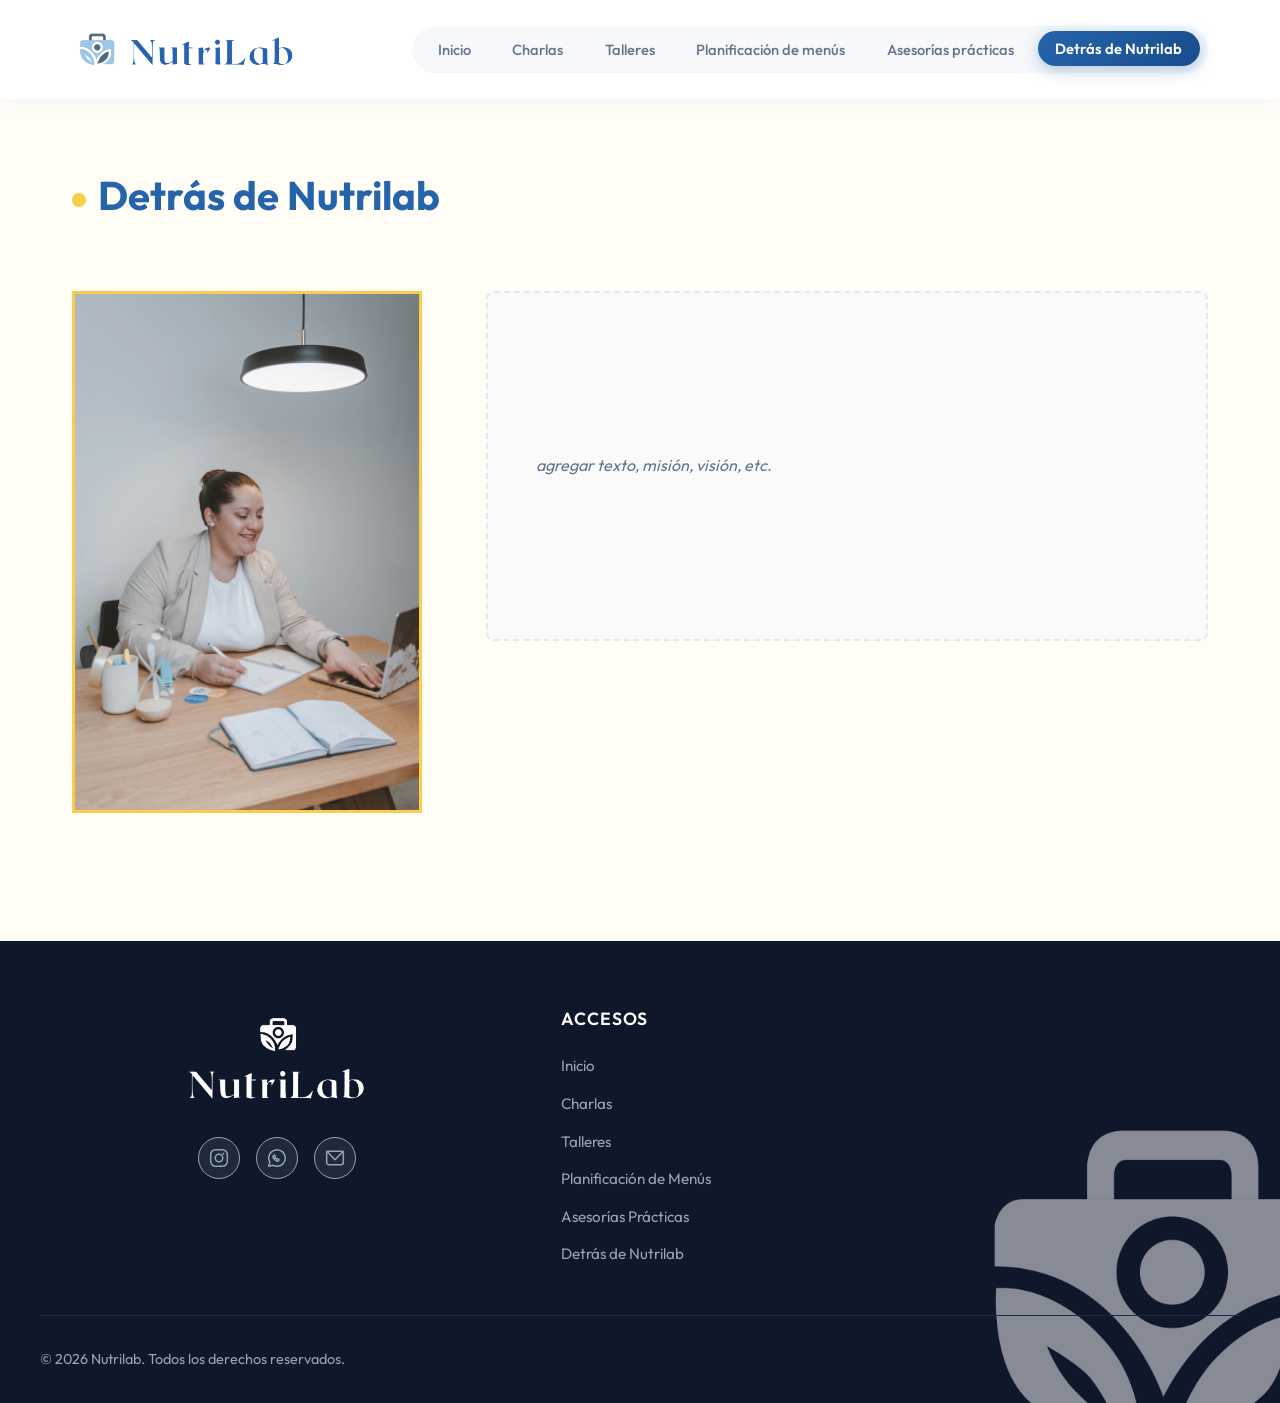
<file: detras-de-nutrilab.html>
<!DOCTYPE html>
<html lang="es">

<head>
    <meta charset="UTF-8">
    <meta name="viewport" content="width=device-width, initial-scale=1.0">
    <title>Detrás de Nutrilab</title>
    <meta name="description" content="Conoce la historia, experiencia y visión detrás de Nutrilab.">
    <link rel="stylesheet" href="styles.css">
</head>

<body>

    <header>
        <div class="nav-container">
            <a href="index.html" class="logo"><img src="Assets/logo.png" alt="Nutrilab" class="logo-image"></a>
            <nav>
                <a href="index.html">Inicio</a>
                <a href="charlas.html">Charlas</a>
                <a href="talleres.html">Talleres</a>
                <a href="planificacion-de-menus.html">Planificación de menús</a>
                <a href="asesorias-practicas.html">Asesorías prácticas</a>
                <a href="detras-de-nutrilab.html" class="active">Detrás de Nutrilab</a>
            </nav>
        </div>
    </header>

    <!-- Mobile: centered logo bar -->
    <div class="mobile-logo-bar">
        <a href="index.html" class="logo"><img src="Assets/logo.png" alt="Nutrilab" class="logo-image"></a>
    </div>

    <!-- Mobile: floating pill nav -->
    <nav class="mobile-nav-pill" id="mobilePill">
        <a href="index.html">Inicio</a>
        <div class="pill-servicios-wrapper">
            <button class="pill-servicios-btn" id="serviciosBtn" onclick="toggleServiciosMenu()" aria-expanded="false">
                Servicios <span class="arrow">▲</span>
            </button>
            <div class="pill-dropdown" id="serviciosDropdown">
                <a href="charlas.html">Charlas</a>
                <a href="talleres.html">Talleres</a>
                <a href="planificacion-de-menus.html">Planificación de Menús</a>
                <a href="asesorias-practicas.html">Asesorías Prácticas</a>
            </div>
        </div>
        <a href="detras-de-nutrilab.html" class="active">Nosotros</a>
    </nav>

    <script>
        function toggleServiciosMenu() {
            const btn = document.getElementById('serviciosBtn');
            const dropdown = document.getElementById('serviciosDropdown');
            const isOpen = dropdown.classList.contains('open');
            dropdown.classList.toggle('open');
            btn.classList.toggle('open');
            btn.setAttribute('aria-expanded', !isOpen);
        }
        document.addEventListener('click', function (e) {
            const wrapper = document.querySelector('.pill-servicios-wrapper');
            if (wrapper && !wrapper.contains(e.target)) {
                document.getElementById('serviciosDropdown').classList.remove('open');
                document.getElementById('serviciosBtn').classList.remove('open');
            }
        });
    </script>

    <main>
        <div class="container">
            <h1 class="section-title" style="font-size: 2.5rem; margin-bottom: 4rem;">Detrás de Nutrilab</h1>

            <div class="profile-section">
                <!-- Space for owner photo -->
                <div class="charla-carousel">
                    <img id="nosotro-carousel-img" src="Assets/nosotro/SFF_1035_Editar.webp" alt="Nosotros 1">
                </div>

                <!-- Space for experience and vision -->
                <div class="profile-content-placeholder">
                    agregar texto, misión, visión, etc.
                </div>
            </div>
        </div>
    </main>

    <footer>
        <div class="footer-grid">
            <div class="footer-column">
                <a href="index.html" class="footer-logo"><img src="Assets/Logo_blanco.png" alt="Nutrilab"
                        class="logo-image"></a>
                <div class="social-links">
                    <a href="#" class="social-icon" aria-label="Instagram">
                        <svg viewBox="0 0 24 24" aria-hidden="true">
                            <rect x="2" y="2" width="20" height="20" rx="6" ry="6" />
                            <circle cx="12" cy="12" r="4.5" />
                            <circle cx="17.2" cy="6.8" r="1.2" fill="currentColor" stroke="none" />
                        </svg>
                    </a>
                    <a href="#" class="social-icon" aria-label="WhatsApp">
                        <svg viewBox="0 0 24 24" aria-hidden="true">
                            <path d="M12 2C6.48 2 2 6.48 2 12c0 1.85.5 3.58 1.37 5.07L2 22l5.07-1.35A9.96 9.96 0 0 0 12 22c5.52 0 10-4.48 10-10S17.52 2 12 2Z" />
                            <path d="M8.5 8.5c.3 0 .6.05.85.1l.7 1.8-.6.6c.5 1 1.3 1.8 2.3 2.3l.6-.6 1.8.7c.05.25.1.55.1.85 0 1.1-1.35 2-2.5 1.5-2-.85-3.65-2.5-4.5-4.5-.5-1.15.4-2.5 1.5-2.5Z" stroke-linejoin="round" />
                        </svg>
                    </a>
                    <a href="#" class="social-icon" aria-label="Correo">
                        <svg viewBox="0 0 24 24" aria-hidden="true">
                            <rect x="2" y="4" width="20" height="16" rx="3" />
                            <polyline points="2,4 12,14 22,4" />
                        </svg>
                    </a>
                </div>
            </div>
            <div class="footer-column">
                <div class="footer-title">Accesos</div>
                <ul class="footer-sitemap">
                    <li><a href="index.html">Inicio</a></li>
                    <li><a href="charlas.html">Charlas</a></li>
                    <li><a href="talleres.html">Talleres</a></li>
                    <li><a href="planificacion-de-menus.html">Planificación de Menús</a></li>
                    <li><a href="asesorias-practicas.html">Asesorías Prácticas</a></li>
                    <li><a href="detras-de-nutrilab.html">Detrás de Nutrilab</a></li>
                </ul>
            </div>
            <div class="footer-column">
                <!-- Empty Column for Visual Spacing / Alignment -->
            </div>
        </div>
        <div class="footer-bottom">
            <div class="footer-copy">
                &copy; 2026 Nutrilab. Todos los derechos reservados.
            </div>
        </div>
        <img src="Assets/isonl.png" alt="" class="footer-isotipo" aria-hidden="true">
        <script>
            const nosotroImages = [
                'Assets/nosotro/SFF_1035_Editar.webp',
                'Assets/nosotro/SFF_1288_Editar.webp',
                'Assets/nosotro/SFF_1364_Editar.webp',
                'Assets/nosotro/SFF_1473_Editar.webp'
            ];
            let nosotroIdx = 0;
            const nosotroImg = document.getElementById('nosotro-carousel-img');
            setInterval(() => {
                nosotroIdx = (nosotroIdx + 1) % nosotroImages.length;
                nosotroImg.src = nosotroImages[nosotroIdx];
            }, 1000);
        </script>
    </footer>

</body>

</html>
</file>
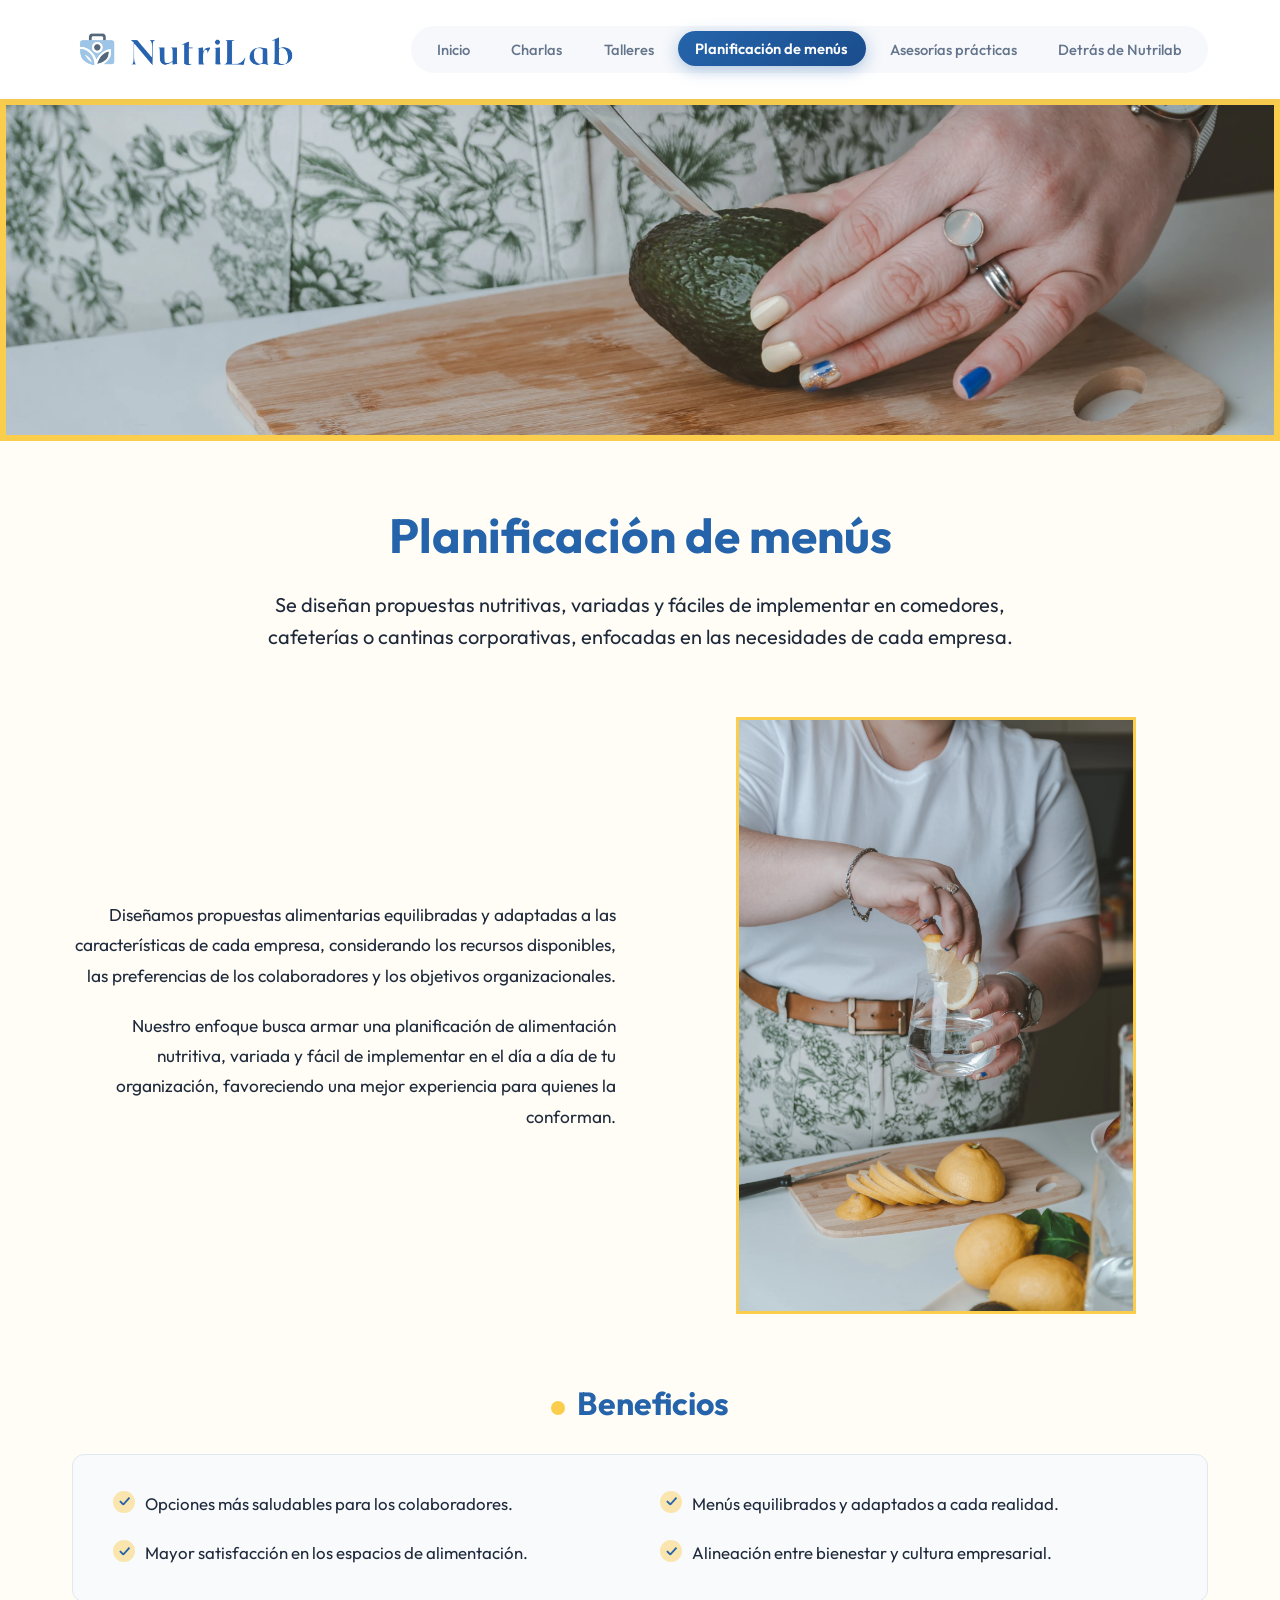
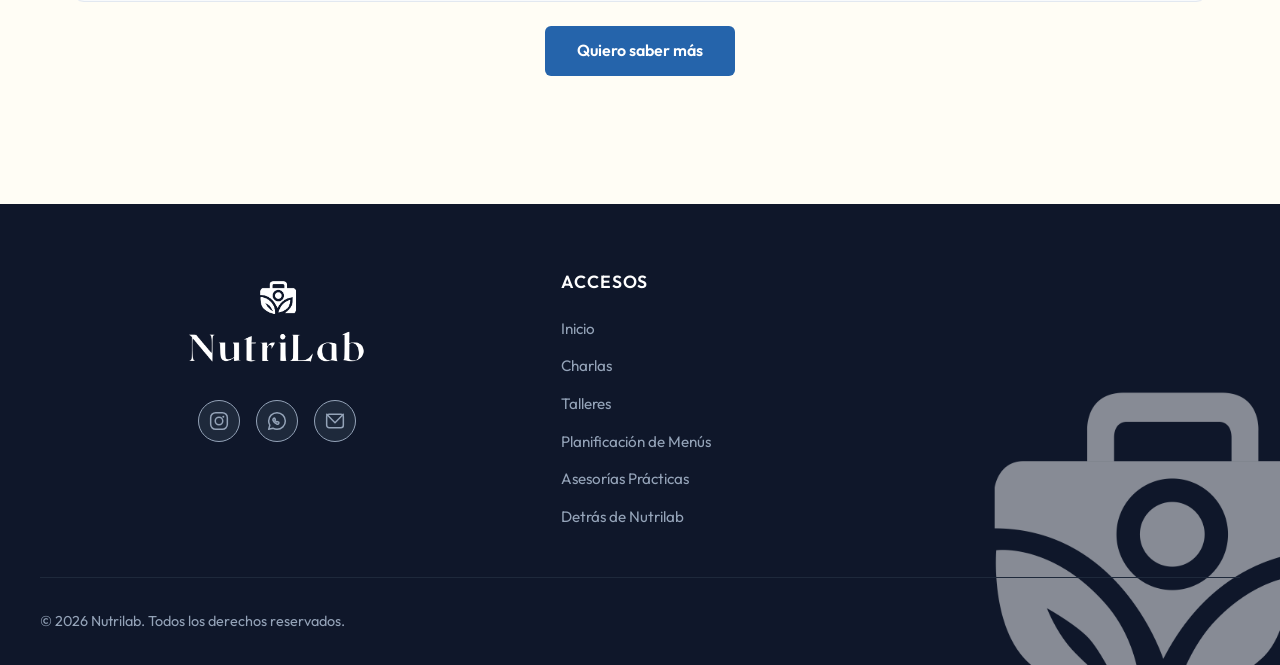
<file: planificacion-de-menus.html>
<!DOCTYPE html>
<html lang="es">

<head>
    <meta charset="UTF-8">
    <meta name="viewport" content="width=device-width, initial-scale=1.0">
    <title>Planificación de menús - Nutrilab</title>
    <meta name="description"
        content="Planificación de menús por Nutrilab: Propuestas nutritivas, variadas y fáciles de implementar en comedores, cafeterías o cantinas corporativas.">
    <link rel="stylesheet" href="styles.css">
</head>

<body>

    <header>
        <div class="nav-container">
            <a href="index.html" class="logo"><img src="Assets/logo.png" alt="Nutrilab" class="logo-image"></a>
            <nav>
                <a href="index.html">Inicio</a>
                <a href="charlas.html">Charlas</a>
                <a href="talleres.html">Talleres</a>
                <a href="planificacion-de-menus.html" class="active">Planificación de menús</a>
                <a href="asesorias-practicas.html">Asesorías prácticas</a>
                <a href="detras-de-nutrilab.html">Detrás de Nutrilab</a>
            </nav>
        </div>
    </header>

    <!-- Mobile: centered logo bar -->
    <div class="mobile-logo-bar">
        <a href="index.html" class="logo"><img src="Assets/logo.png" alt="Nutrilab" class="logo-image"></a>
    </div>

    <!-- Mobile: floating pill nav -->
    <nav class="mobile-nav-pill" id="mobilePill">
        <a href="index.html">Inicio</a>
        <div class="pill-servicios-wrapper">
            <button class="pill-servicios-btn active" id="serviciosBtn" onclick="toggleServiciosMenu()"
                aria-expanded="false">
                Servicios <span class="arrow">▲</span>
            </button>
            <div class="pill-dropdown" id="serviciosDropdown">
                <a href="charlas.html">Charlas</a>
                <a href="talleres.html">Talleres</a>
                <a href="planificacion-de-menus.html" class="active">Planificación de Menús</a>
                <a href="asesorias-practicas.html">Asesorías Prácticas</a>
            </div>
        </div>
        <a href="detras-de-nutrilab.html">Nosotros</a>
    </nav>

    <script>
        function toggleServiciosMenu() {
            const btn = document.getElementById('serviciosBtn');
            const dropdown = document.getElementById('serviciosDropdown');
            const isOpen = dropdown.classList.contains('open');
            dropdown.classList.toggle('open');
            btn.classList.toggle('open');
            btn.setAttribute('aria-expanded', !isOpen);
        }
        document.addEventListener('click', function (e) {
            const wrapper = document.querySelector('.pill-servicios-wrapper');
            if (wrapper && !wrapper.contains(e.target)) {
                document.getElementById('serviciosDropdown').classList.remove('open');
                document.getElementById('serviciosBtn').classList.remove('open');
            }
        });
    </script>

    <main class="service-detail-page">
        <!-- Hero Banner Image -->
        <div class="hero-banner">
            <picture>
                <source srcset="Assets/banners_mobile/menu_mobile.png" media="(max-width: 768px)">
                <img src="Assets/Banner_menu.png" alt="Nutrilab - Planificación de menús"
                    class="hero-banner-img">
            </picture>
        </div>

        <!-- Hero Section with name and brief description -->
        <section class="positioning-section">
            <h1 class="positioning-text"
                style="color: var(--color-brand-primary); font-size: 3rem; margin-bottom: 1.5rem;">Planificación de
                menús</h1>
            <p style="font-size: 1.25rem; max-width: 800px; margin: 0 auto; color: var(--color-text-dark);">
                Se diseñan propuestas nutritivas, variadas y fáciles de implementar en comedores, cafeterías o cantinas
                corporativas, enfocadas en las necesidades de cada empresa.
            </p>
        </section>

        <!-- Body Section for Images and Text -->
        <div class="container">
            <div class="grid-2">

                <div class="service-description">
                    <p>
                        Diseñamos propuestas alimentarias equilibradas y adaptadas a las características de cada
                        empresa, considerando los recursos disponibles, las preferencias de los colaboradores y los
                        objetivos organizacionales.
                    </p>
                    <p>
                        Nuestro enfoque busca armar una planificación de alimentación nutritiva, variada y fácil de
                        implementar en el día a día de tu organización, favoreciendo una mejor experiencia para quienes
                        la conforman.
                    </p>
                </div>
                <div class="charla-carousel">
                    <img id="planificacion-carousel-img" src="Assets/planificacion_menues/SFF_1303_Editar.webp"
                        alt="Planificación 1">
                </div>
            </div>

            <!-- Beneficios -->
            <section class="benefits-section">
                <h2 class="section-title">Beneficios</h2>
                <div class="benefits-card">
                    <ul class="benefits-list">
                        <li>Opciones más saludables para los colaboradores.</li>
                        <li>Menús equilibrados y adaptados a cada realidad.</li>
                        <li>Mayor satisfacción en los espacios de alimentación.</li>
                        <li>Alineación entre bienestar y cultura empresarial.</li>
                    </ul>
                </div>
                <div class="benefits-cta">
                    <a href="index.html#contacto" class="btn">Quiero saber más</a>
                </div>
            </section>
        </div>
    </main>
    <script>
        const planImages = [
            'Assets/planificacion_menues/SFF_1303_Editar.webp',
            'Assets/planificacion_menues/SFF_1374_Editar.webp',
            'Assets/planificacion_menues/SFF_1540_Editar.webp',
            'Assets/planificacion_menues/SFF_1558_Editar.webp'
        ];
        let planIdx = 0;
        const planImg = document.getElementById('planificacion-carousel-img');
        setInterval(() => {
            planIdx = (planIdx + 1) % planImages.length;
            planImg.src = planImages[planIdx];
        }, 1000);
    </script>

    <footer>
        <div class="footer-grid">
            <div class="footer-column">
                <a href="index.html" class="footer-logo"><img src="Assets/Logo_blanco.png" alt="Nutrilab"
                        class="logo-image"></a>
                <div class="social-links">
                    <a href="#" class="social-icon" aria-label="Instagram">
                        <svg viewBox="0 0 24 24" aria-hidden="true">
                            <rect x="2" y="2" width="20" height="20" rx="6" ry="6" />
                            <circle cx="12" cy="12" r="4.5" />
                            <circle cx="17.2" cy="6.8" r="1.2" fill="currentColor" stroke="none" />
                        </svg>
                    </a>
                    <a href="#" class="social-icon" aria-label="WhatsApp">
                        <svg viewBox="0 0 24 24" aria-hidden="true">
                            <path d="M12 2C6.48 2 2 6.48 2 12c0 1.85.5 3.58 1.37 5.07L2 22l5.07-1.35A9.96 9.96 0 0 0 12 22c5.52 0 10-4.48 10-10S17.52 2 12 2Z" />
                            <path d="M8.5 8.5c.3 0 .6.05.85.1l.7 1.8-.6.6c.5 1 1.3 1.8 2.3 2.3l.6-.6 1.8.7c.05.25.1.55.1.85 0 1.1-1.35 2-2.5 1.5-2-.85-3.65-2.5-4.5-4.5-.5-1.15.4-2.5 1.5-2.5Z" stroke-linejoin="round" />
                        </svg>
                    </a>
                    <a href="#" class="social-icon" aria-label="Correo">
                        <svg viewBox="0 0 24 24" aria-hidden="true">
                            <rect x="2" y="4" width="20" height="16" rx="3" />
                            <polyline points="2,4 12,14 22,4" />
                        </svg>
                    </a>
                </div>
            </div>
            <div class="footer-column">
                <div class="footer-title">Accesos</div>
                <ul class="footer-sitemap">
                    <li><a href="index.html">Inicio</a></li>
                    <li><a href="charlas.html">Charlas</a></li>
                    <li><a href="talleres.html">Talleres</a></li>
                    <li><a href="planificacion-de-menus.html">Planificación de Menús</a></li>
                    <li><a href="asesorias-practicas.html">Asesorías Prácticas</a></li>
                    <li><a href="detras-de-nutrilab.html">Detrás de Nutrilab</a></li>
                </ul>
            </div>
            <div class="footer-column">
                <!-- Empty Column for Visual Spacing / Alignment -->
            </div>
        </div>
        <div class="footer-bottom">
            <div class="footer-copy">
                &copy; 2026 Nutrilab. Todos los derechos reservados.
            </div>
        </div>
        <img src="Assets/isonl.png" alt="" class="footer-isotipo" aria-hidden="true">
    </footer>

</body>

</html>
</file>
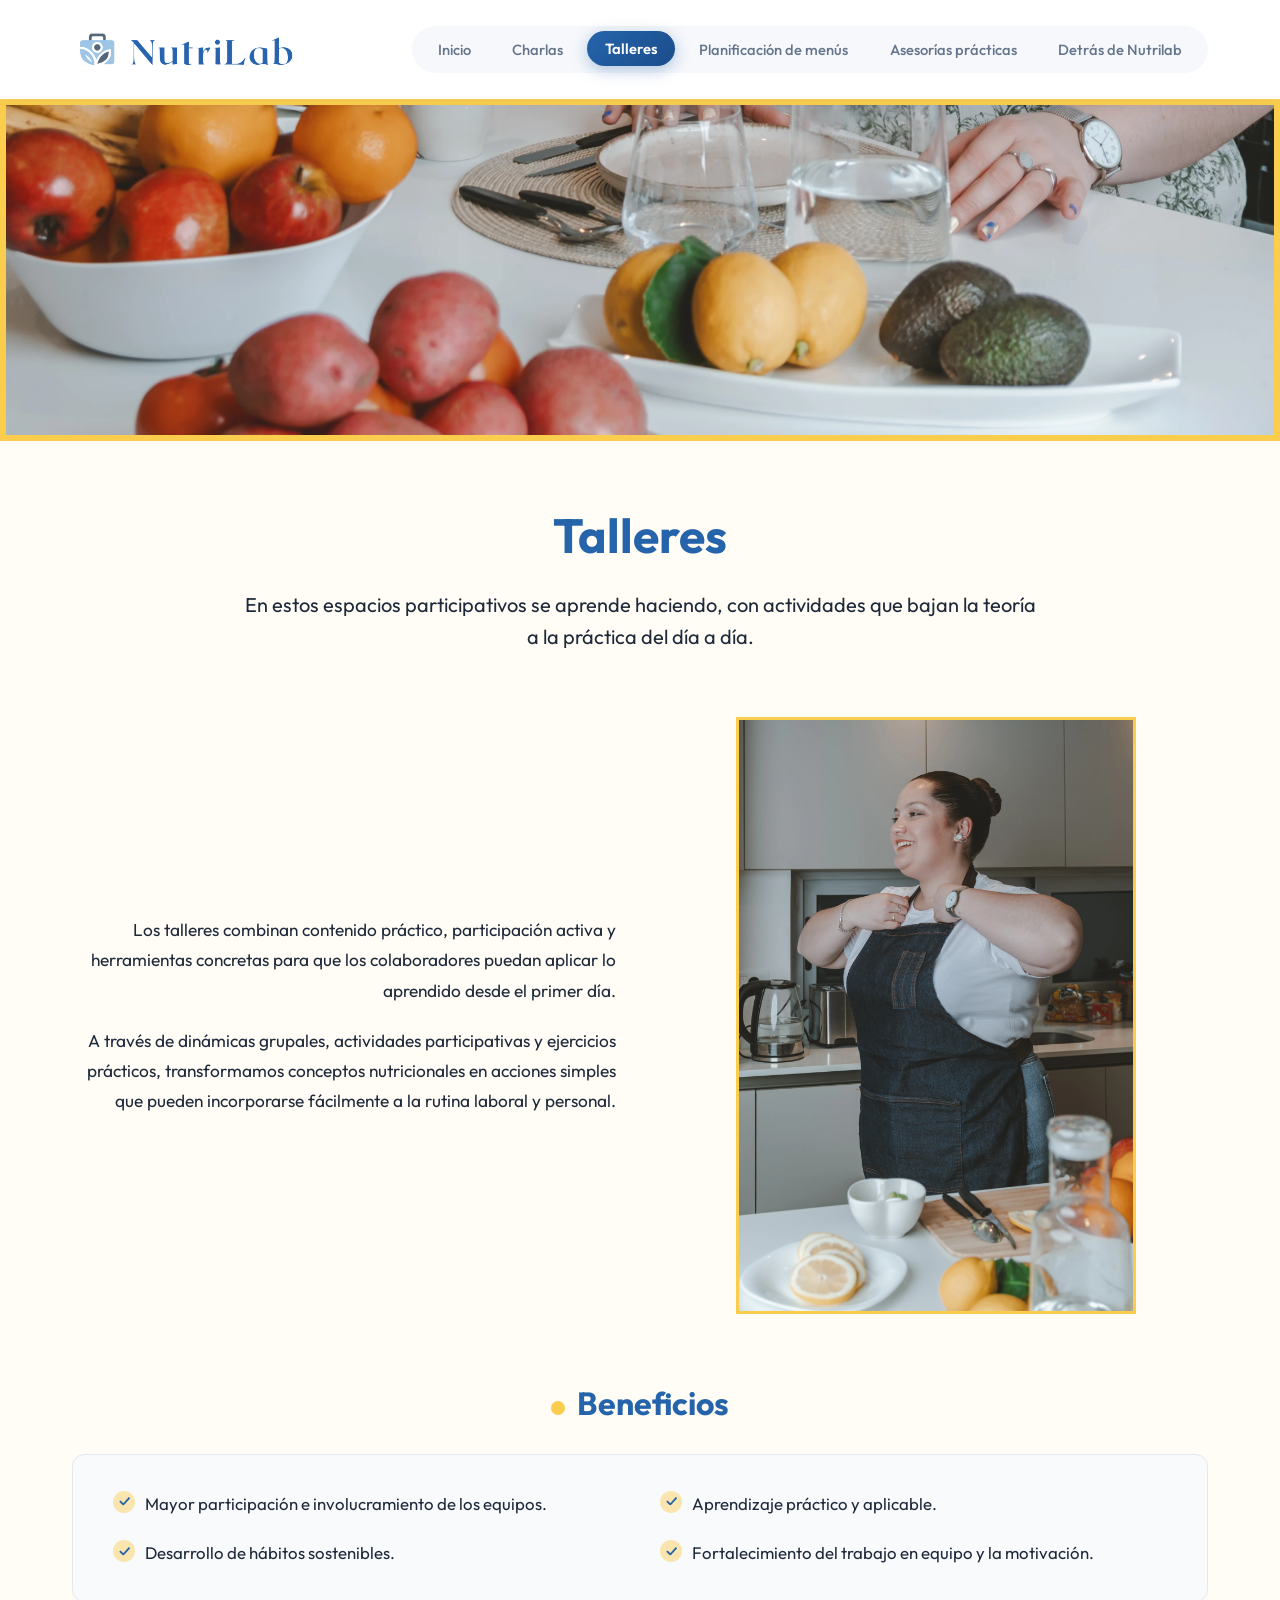
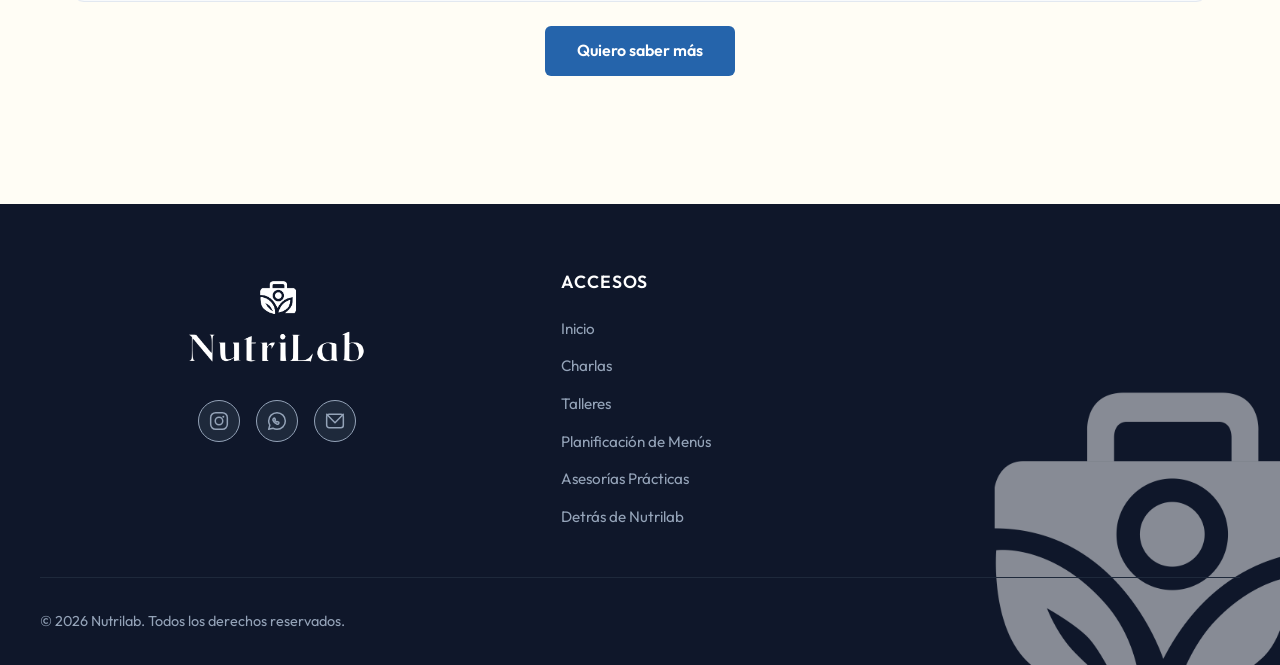
<file: talleres.html>
<!DOCTYPE html>
<html lang="es">

<head>
    <meta charset="UTF-8">
    <meta name="viewport" content="width=device-width, initial-scale=1.0">
    <title>Talleres - Nutrilab</title>
    <meta name="description"
        content="Talleres de Nutrilab: Espacios participativos donde se aprende haciendo, con actividades que bajan la teoría a la práctica del día a día.">
    <link rel="stylesheet" href="styles.css">
</head>

<body>

    <header>
        <div class="nav-container">
            <a href="index.html" class="logo"><img src="Assets/logo.png" alt="Nutrilab" class="logo-image"></a>
            <nav>
                <a href="index.html">Inicio</a>
                <a href="charlas.html">Charlas</a>
                <a href="talleres.html" class="active">Talleres</a>
                <a href="planificacion-de-menus.html">Planificación de menús</a>
                <a href="asesorias-practicas.html">Asesorías prácticas</a>
                <a href="detras-de-nutrilab.html">Detrás de Nutrilab</a>
            </nav>
        </div>
    </header>

    <!-- Mobile: centered logo bar -->
    <div class="mobile-logo-bar">
        <a href="index.html" class="logo"><img src="Assets/logo.png" alt="Nutrilab" class="logo-image"></a>
    </div>

    <!-- Mobile: floating pill nav -->
    <nav class="mobile-nav-pill" id="mobilePill">
        <a href="index.html">Inicio</a>
        <div class="pill-servicios-wrapper">
            <button class="pill-servicios-btn active" id="serviciosBtn" onclick="toggleServiciosMenu()"
                aria-expanded="false">
                Servicios <span class="arrow">▲</span>
            </button>
            <div class="pill-dropdown" id="serviciosDropdown">
                <a href="charlas.html">Charlas</a>
                <a href="talleres.html" class="active">Talleres</a>
                <a href="planificacion-de-menus.html">Planificación de Menús</a>
                <a href="asesorias-practicas.html">Asesorías Prácticas</a>
            </div>
        </div>
        <a href="detras-de-nutrilab.html">Nosotros</a>
    </nav>

    <script>
        function toggleServiciosMenu() {
            const btn = document.getElementById('serviciosBtn');
            const dropdown = document.getElementById('serviciosDropdown');
            const isOpen = dropdown.classList.contains('open');
            dropdown.classList.toggle('open');
            btn.classList.toggle('open');
            btn.setAttribute('aria-expanded', !isOpen);
        }
        document.addEventListener('click', function (e) {
            const wrapper = document.querySelector('.pill-servicios-wrapper');
            if (wrapper && !wrapper.contains(e.target)) {
                document.getElementById('serviciosDropdown').classList.remove('open');
                document.getElementById('serviciosBtn').classList.remove('open');
            }
        });
    </script>

    <main class="service-detail-page">
        <!-- Hero Banner Image -->
        <div class="hero-banner">
            <picture>
                <source srcset="Assets/banners_mobile/talleres_mobile.png" media="(max-width: 768px)">
                <img src="Assets/banner_talleres.png" alt="Nutrilab - Talleres"
                    class="hero-banner-img">
            </picture>
        </div>

        <!-- Hero Section with name and brief description -->
        <section class="positioning-section">
            <h1 class="positioning-text"
                style="color: var(--color-brand-primary); font-size: 3rem; margin-bottom: 1.5rem;">Talleres</h1>
            <p style="font-size: 1.25rem; max-width: 800px; margin: 0 auto; color: var(--color-text-dark);">
                En estos espacios participativos se aprende haciendo, con actividades que bajan la teoría a la práctica
                del día a día.
            </p>
        </section>

        <!-- Body Section for Images and Text -->
        <div class="container">
            <div class="grid-2">
                <div class="service-description">
                    <p>
                        Los talleres combinan contenido práctico, participación activa y herramientas concretas para que
                        los colaboradores puedan aplicar lo aprendido desde el primer día.
                    </p>
                    <p>
                        A través de dinámicas grupales, actividades participativas y ejercicios prácticos, transformamos
                        conceptos nutricionales en acciones simples que pueden incorporarse fácilmente a la rutina
                        laboral y personal.
                    </p>
                </div>
                <div class="charla-carousel">
                    <img id="talleres-carousel-img" src="Assets/Talleres/SFF_1458_Editar.webp" alt="Talleres 1">
                </div>
            </div>

            <!-- Beneficios -->
            <section class="benefits-section">
                <h2 class="section-title">Beneficios</h2>
                <div class="benefits-card">
                    <ul class="benefits-list">
                        <li>Mayor participación e involucramiento de los equipos.</li>
                        <li>Aprendizaje práctico y aplicable.</li>
                        <li>Desarrollo de hábitos sostenibles.</li>
                        <li>Fortalecimiento del trabajo en equipo y la motivación.</li>
                    </ul>
                </div>
                <div class="benefits-cta">
                    <a href="index.html#contacto" class="btn">Quiero saber más</a>
                </div>
            </section>
        </div>
    </main>
    <script>
        const tallerImages = [
            'Assets/Talleres/SFF_1458_Editar.webp',
            'Assets/Talleres/SFF_1467_Editar.webp',
            'Assets/Talleres/SFF_1493_Editar_2.webp',
            'Assets/Talleres/SFF_1504_Editar.webp'
        ];
        let tallerIdx = 0;
        const tallerImg = document.getElementById('talleres-carousel-img');
        setInterval(() => {
            tallerIdx = (tallerIdx + 1) % tallerImages.length;
            tallerImg.src = tallerImages[tallerIdx];
        }, 1000);
    </script>

    <footer>
        <div class="footer-grid">
            <div class="footer-column">
                <a href="index.html" class="footer-logo"><img src="Assets/Logo_blanco.png" alt="Nutrilab"
                        class="logo-image"></a>
                <div class="social-links">
                    <a href="#" class="social-icon" aria-label="Instagram">
                        <svg viewBox="0 0 24 24" aria-hidden="true">
                            <rect x="2" y="2" width="20" height="20" rx="6" ry="6" />
                            <circle cx="12" cy="12" r="4.5" />
                            <circle cx="17.2" cy="6.8" r="1.2" fill="currentColor" stroke="none" />
                        </svg>
                    </a>
                    <a href="#" class="social-icon" aria-label="WhatsApp">
                        <svg viewBox="0 0 24 24" aria-hidden="true">
                            <path d="M12 2C6.48 2 2 6.48 2 12c0 1.85.5 3.58 1.37 5.07L2 22l5.07-1.35A9.96 9.96 0 0 0 12 22c5.52 0 10-4.48 10-10S17.52 2 12 2Z" />
                            <path d="M8.5 8.5c.3 0 .6.05.85.1l.7 1.8-.6.6c.5 1 1.3 1.8 2.3 2.3l.6-.6 1.8.7c.05.25.1.55.1.85 0 1.1-1.35 2-2.5 1.5-2-.85-3.65-2.5-4.5-4.5-.5-1.15.4-2.5 1.5-2.5Z" stroke-linejoin="round" />
                        </svg>
                    </a>
                    <a href="#" class="social-icon" aria-label="Correo">
                        <svg viewBox="0 0 24 24" aria-hidden="true">
                            <rect x="2" y="4" width="20" height="16" rx="3" />
                            <polyline points="2,4 12,14 22,4" />
                        </svg>
                    </a>
                </div>
            </div>
            <div class="footer-column">
                <div class="footer-title">Accesos</div>
                <ul class="footer-sitemap">
                    <li><a href="index.html">Inicio</a></li>
                    <li><a href="charlas.html">Charlas</a></li>
                    <li><a href="talleres.html">Talleres</a></li>
                    <li><a href="planificacion-de-menus.html">Planificación de Menús</a></li>
                    <li><a href="asesorias-practicas.html">Asesorías Prácticas</a></li>
                    <li><a href="detras-de-nutrilab.html">Detrás de Nutrilab</a></li>
                </ul>
            </div>
            <div class="footer-column">
                <!-- Empty Column for Visual Spacing / Alignment -->
            </div>
        </div>
        <div class="footer-bottom">
            <div class="footer-copy">
                &copy; 2026 Nutrilab. Todos los derechos reservados.
            </div>
        </div>
        <img src="Assets/isonl.png" alt="" class="footer-isotipo" aria-hidden="true">
    </footer>

</body>

</html>
</file>
<file: styles.css>
@import url('https://fonts.googleapis.com/css2?family=Outfit:wght@300;400;500;600;700&display=swap');

:root {
    --color-brand-primary: #2564ab;
    /* For titles, buttons, links */
    --color-brand-accent: #facd4d;
    /* For specific brand backgrounds/accents */
    --color-bg-white: #ffffff;
    --color-bg-page: #fffdf5;
    /* Main web background */
    --color-text-dark: #1e293b;
    --color-text-muted: #64748b;
    --color-border: #e2e8f0;
    --font-sans: 'Outfit', sans-serif;
    --max-width: 1200px;
    --transition: all 0.3s ease;
}

* {
    margin: 0;
    padding: 0;
    box-sizing: border-box;
}

body {
    font-family: var(--font-sans);
    background-color: var(--color-bg-page);
    color: var(--color-text-dark);
    line-height: 1.6;
    overflow-x: hidden;
}

/* Header & Navigation */
header {
    background-color: rgba(255, 255, 255, 0.92);
    backdrop-filter: blur(16px);
    -webkit-backdrop-filter: blur(16px);
    border: none;
    box-shadow: 0 4px 20px -4px rgba(37, 100, 171, 0.07);
    position: sticky;
    top: 0;
    z-index: 100;
    transition: background-color 0.3s ease, box-shadow 0.3s ease;
}

.nav-container {
    max-width: var(--max-width);
    margin: 0 auto;
    padding: 0.6rem 2rem;
    display: flex;
    justify-content: space-between;
    align-items: center;
}

.logo {
    font-size: 1.8rem;
    font-weight: 700;
    color: var(--color-brand-primary);
    text-decoration: none;
    letter-spacing: -0.04em;
    display: flex;
    align-items: center;
    gap: 0.5rem;
    border: none;
    transition: transform 0.25s cubic-bezier(0.34, 1.56, 0.64, 1);
}

.logo img.logo-image,
.footer-logo img.logo-image,
img.logo-image {
    border: none;
    outline: none;
    box-shadow: none;
}

.logo img.logo-image {
    height: 5rem;
    width: auto;
}

.footer-logo img.logo-image {
    height: 7rem;
    width: auto;
}

.logo:hover {
    transform: translateY(-1px);
}

nav {
    display: flex;
    align-items: center;
    gap: 0.4rem;
    background-color: rgba(241, 245, 249, 0.65);
    padding: 0.35rem 0.5rem;
    border-radius: 9999px;
    border: none;
}

nav a {
    text-decoration: none;
    color: var(--color-text-muted);
    font-weight: 500;
    font-size: 0.92rem;
    padding: 0.55rem 1.1rem;
    border-radius: 9999px;
    position: relative;
    transition: all 0.28s cubic-bezier(0.34, 1.56, 0.64, 1);
    display: inline-flex;
    align-items: center;
    justify-content: center;
    line-height: 1.2;
}

/* Desktop Hover: Visible, organic pill highlight & subtle lift */
nav a:hover {
    color: var(--color-brand-primary);
    background-color: rgba(37, 100, 171, 0.09);
    transform: translateY(-2px);
    box-shadow: 0 4px 14px rgba(37, 100, 171, 0.12);
}

/* Desktop Active Link: Confident brand pill */
nav a.active {
    background: linear-gradient(135deg, var(--color-brand-primary) 0%, #1a4d8c 100%);
    color: #ffffff;
    font-weight: 600;
    box-shadow: 0 4px 16px rgba(37, 100, 171, 0.35);
    transform: translateY(-1px);
}

nav a.active:hover {
    background: linear-gradient(135deg, #2b6ec0 0%, #1d559a 100%);
    color: #ffffff;
    transform: translateY(-2px);
    box-shadow: 0 6px 20px rgba(37, 100, 171, 0.45);
}

nav a:active {
    transform: translateY(0) scale(0.96);
    transition: transform 0.1s ease;
}

/* Mobile-only: top logo bar */
.mobile-logo-bar {
    display: none;
}

/* Mobile floating pill nav */
.mobile-nav-pill {
    display: none;
}

/* Mobile pill dropdown - always hidden by default */
.pill-dropdown {
    display: none;
}

@media (max-width: 768px) {

    /* Hide the desktop header on mobile */
    header {
        display: none;
    }

    /* Show the mobile top logo bar with glassmorphic look */
    .mobile-logo-bar {
        display: flex;
        justify-content: center;
        align-items: center;
        padding: 0.8rem 1.2rem;
        background-color: rgba(255, 255, 255, 0.92);
        backdrop-filter: blur(16px);
        -webkit-backdrop-filter: blur(16px);
        border: none;
        position: sticky;
        top: 0;
        z-index: 100;
        box-shadow: 0 4px 16px -4px rgba(0, 0, 0, 0.05);
    }

    /* Show the floating pill nav at the bottom */
    .mobile-nav-pill {
        display: grid;
        grid-template-columns: repeat(3, minmax(0, 1fr));
        align-items: center;
        position: fixed;
        bottom: 1cm;
        /* distance from bottom */
        left: 50%;
        transform: translateX(-50%);
        z-index: 200;
        background: rgba(15, 23, 42, 0.88);
        backdrop-filter: blur(20px) saturate(180%);
        -webkit-backdrop-filter: blur(20px) saturate(180%);
        border: 1px solid rgba(255, 255, 255, 0.15);
        border-radius: 9999px;
        padding: 0.5rem;
        gap: 0.35rem;
        box-shadow: 0 12px 36px -4px rgba(15, 23, 42, 0.45),
            0 4px 12px rgba(0, 0, 0, 0.25),
            inset 0 1px 0 rgba(255, 255, 255, 0.18);
        width: min(360px, calc(100vw - 2.5rem));
        transition: all 0.3s cubic-bezier(0.34, 1.56, 0.64, 1);
    }

    .mobile-nav-pill a,
    .pill-servicios-btn {
        text-decoration: none;
        color: #94a3b8;
        font-weight: 500;
        font-size: 0.82rem;
        font-family: var(--font-sans);
        padding: 0.55rem 0.5rem;
        border-radius: 9999px;
        border: none;
        background: transparent;
        cursor: pointer;
        white-space: nowrap;
        display: flex;
        align-items: center;
        justify-content: center;
        transition: all 0.25s cubic-bezier(0.34, 1.56, 0.64, 1);
        position: relative;
        user-select: none;
        -webkit-tap-highlight-color: transparent;
    }

    /* Mobile Hover / Touch Effect (Visible & Organic) */
    .mobile-nav-pill a:hover,
    .pill-servicios-btn:hover {
        background-color: rgba(255, 255, 255, 0.12);
        color: #ffffff;
        transform: translateY(-2px);
    }

    /* Mobile Active Page / Active Button State */
    .mobile-nav-pill a.active,
    .pill-servicios-btn.active,
    .pill-servicios-btn.open {
        background: linear-gradient(135deg, var(--color-brand-primary) 0%, #1a4d8c 100%);
        color: #ffffff;
        font-weight: 600;
        box-shadow: 0 4px 16px rgba(37, 100, 171, 0.5);
        transform: translateY(-1px);
    }

    .mobile-nav-pill a.active:hover,
    .pill-servicios-btn.active:hover,
    .pill-servicios-btn.open:hover {
        background: linear-gradient(135deg, #2b6ec0 0%, #1d559a 100%);
        color: #ffffff;
        transform: translateY(-2px);
        box-shadow: 0 6px 20px rgba(37, 100, 171, 0.6);
    }

    /* Tactile feedback on tap/press */
    .mobile-nav-pill a:active,
    .pill-servicios-btn:active {
        transform: translateY(0) scale(0.94);
        transition: transform 0.1s ease;
    }

    .pill-servicios-btn .arrow {
        display: none;
    }

    /* Wrapper for the Servicios button + its dropdown */
    .pill-servicios-wrapper {
        position: relative;
        min-width: 0;
    }

    .pill-servicios-btn {
        width: 100%;
    }

    /* The dropdown panel that slides up from the pill */
    .pill-dropdown {
        display: flex;
        flex-direction: column;
        gap: 0.3rem;
        position: absolute;
        bottom: calc(100% + 0.85rem);
        left: 50%;
        transform: translateX(-50%) translateY(14px) scale(0.95);
        background: rgba(15, 23, 42, 0.92);
        backdrop-filter: blur(24px) saturate(180%);
        -webkit-backdrop-filter: blur(24px) saturate(180%);
        border: 1px solid rgba(255, 255, 255, 0.15);
        border-radius: 20px;
        padding: 0.65rem;
        min-width: 205px;
        box-shadow: 0 20px 40px -8px rgba(0, 0, 0, 0.5),
            0 4px 12px rgba(0, 0, 0, 0.2),
            inset 0 1px 0 rgba(255, 255, 255, 0.15);

        /* Hidden by default */
        opacity: 0;
        pointer-events: none;
        transition: opacity 0.28s cubic-bezier(0.34, 1.56, 0.64, 1),
            transform 0.28s cubic-bezier(0.34, 1.56, 0.64, 1);
    }

    .pill-dropdown.open {
        opacity: 1;
        pointer-events: auto;
        transform: translateX(-50%) translateY(0) scale(1);
    }

    .pill-dropdown a {
        text-decoration: none;
        color: #94a3b8;
        font-weight: 500;
        font-size: 0.85rem;
        padding: 0.65rem 1rem;
        border-radius: 12px;
        transition: all 0.25s cubic-bezier(0.34, 1.56, 0.64, 1);
        white-space: nowrap;
        display: block;
    }

    .pill-dropdown a:hover {
        background-color: rgba(255, 255, 255, 0.1);
        color: #ffffff;
        transform: translateX(4px);
    }

    .pill-dropdown a.active {
        background: linear-gradient(135deg, var(--color-brand-primary) 0%, #1a4d8c 100%);
        color: #ffffff;
        font-weight: 600;
        box-shadow: 0 4px 12px rgba(37, 100, 171, 0.4);
        transform: translateX(2px);
    }

    .pill-dropdown a.active:hover {
        background: linear-gradient(135deg, #2b6ec0 0%, #1d559a 100%);
        color: #ffffff;
        transform: translateX(4px);
    }

    .pill-dropdown a:active {
        transform: scale(0.96);
        transition: transform 0.1s ease;
    }

    /* Add padding at bottom so content isn't hidden behind the pill */
    body {
        padding-bottom: 5.5rem;
    }
}


/* Main layouts */
main {
    max-width: 100%;
}

.container {
    max-width: var(--max-width);
    margin: 0 auto;
    padding: 4rem 2rem;
}

/* Home - Full width banner placeholder */
.banner-placeholder {
    width: 100%;
    height: 500px;
    background-color: var(--color-brand-accent);
    display: flex;
    align-items: center;
    justify-content: center;
    position: relative;
    border: 1mm solid var(--color-brand-accent);
}

/* Hero Banner Image */
.hero-banner {
    width: 100%;
    overflow: hidden;
    position: relative;
    border: 1mm solid var(--color-brand-accent);
    background-color: #f1f5f9;
    display: flex;
    justify-content: center;
}

.hero-banner-img {
    width: 100%;
    max-width: 1920px;
    height: auto;
    display: block;
}

/* Global image border */
img {
    border: 1mm solid var(--color-brand-accent);
}

.banner-label {
    background-color: rgba(255, 255, 255, 0.9);
    padding: 0.75rem 1.5rem;
    border: 2px dashed var(--color-brand-primary);
    color: var(--color-brand-primary);
    font-weight: 600;
    font-size: 1.1rem;
    letter-spacing: 0.05em;
    border-radius: 4px;
}

/* Positioning Tagline */
.positioning-section {
    background-color: var(--color-bg-page);
    padding: 5rem 2rem;
    text-align: center;
}

.positioning-text {
    font-size: 2.75rem;
    font-weight: 700;
    color: var(--color-brand-primary);
    max-width: 900px;
    margin: 0 auto;
    line-height: 1.25;
}

.hero-subtitle {
    font-size: 1.3rem;
    font-weight: 500;
    color: var(--color-text-dark);
    max-width: 860px;
    margin: 1.5rem auto 1rem;
    line-height: 1.5;
}

.hero-support-text {
    font-size: 1.05rem;
    font-weight: 400;
    color: var(--color-text-muted);
    max-width: 800px;
    margin: 0 auto 2rem;
    line-height: 1.6;
}

.hero-cta-wrap {
    margin-top: 0.5rem;
}

.btn-hero {
    padding: 0.85rem 2.25rem;
    font-size: 1.05rem;
    font-weight: 600;
    border-radius: 6px;
}

/* General Layout sections */
.grid-2 {
    display: grid;
    grid-template-columns: 1fr 1fr;
    gap: 3rem;
    margin-bottom: 4rem;
}

.grid-3 {
    display: grid;
    grid-template-columns: repeat(3, 1fr);
    gap: 2rem;
    margin-bottom: 4rem;
}

/* Contact Section */
.contact-grid {
    display: grid;
    grid-template-columns: repeat(3, 1fr);
    gap: 2rem;
    align-items: stretch;
    margin-bottom: 2rem;
}

.contact-image {
    width: 100%;
    height: 100%;
    object-fit: cover;
}

@media (max-width: 768px) {

    .grid-2,
    .grid-3 {
        grid-template-columns: 1fr;
        gap: 2rem;
    }

    .positioning-text {
        font-size: 2rem;
    }

    .hero-subtitle {
        font-size: 1.15rem;
        margin-top: 1.25rem;
    }

    .hero-support-text {
        font-size: 0.95rem;
        margin-bottom: 1.5rem;
    }

    .btn-hero {
        padding: 0.8rem 1.75rem;
        font-size: 1rem;
        width: 100%;
        max-width: 300px;
    }

    .banner-placeholder {
        height: 250px;
    }

    .why-invest-card {
        padding: 1.75rem 1.25rem;
    }

    .why-invest-title {
        font-size: 1.3rem;
    }

    .contact-text-title {
        font-size: 1.25rem;
    }

    .contact-text-content p {
        font-size: 0.95rem;
    }

    .clients-grid {
        grid-template-columns: repeat(2, 1fr);
        gap: 1.25rem;
    }

    .client-logo-placeholder {
        height: 85px;
        font-size: 0.85rem;
    }
}

/* Section elements styling */
.section-title {
    font-size: 2rem;
    color: var(--color-brand-primary);
    margin-bottom: 1.5rem;
    position: relative;
}

.section-title::before {
    content: '';
    display: inline-block;
    width: 14px;
    height: 14px;
    background-color: var(--color-brand-accent);
    border-radius: 50%;
    margin-right: 0.75rem;
    vertical-align: middle;
}

/* Why Invest Section */
.why-invest-section {
    margin-bottom: 4rem;
}

.why-invest-card {
    padding: 2.5rem;
    display: flex;
    align-items: center;
    gap: 1.5rem;
}

.why-invest-image {
    width: 70%;
    max-width: 350px;
    height: auto;
    border-radius: 8px;
    object-fit: cover;
}

.why-invest-title {
    font-size: 1.55rem;
    font-weight: 600;
    color: var(--color-brand-primary);
    line-height: 1.35;
    margin-bottom: 1.25rem;
}

.why-invest-body p {
    font-size: 1.05rem;
    color: var(--color-text-dark);
    line-height: 1.7;
    margin-bottom: 1rem;
}

.why-invest-body p:last-child {
    margin-bottom: 0;
}

/* Empty layout blocks for content integration */
.empty-block {
    border: 2px dashed var(--color-border);
    border-radius: 8px;
    min-height: 200px;
    display: flex;
    align-items: center;
    justify-content: center;
    color: var(--color-text-muted);
    font-style: italic;
    background-color: #fafafa;
    padding: 2rem;
}

/* Highlight text before comments */
.highlight-text {
    background: transparent;
    border: 3px solid #FFD700;
    /* Yellow border */
    color: var(--color-brand-primary);
    padding: 2rem;
    border-radius: 12px;
    text-align: center;
    margin: 2rem 0;
    font-size: 2rem;
    font-weight: 600;
}

.highlight-text p {
    margin: 0;
}

/* Services Value & Benefits Section */
.services-value-section {
    margin-bottom: 4rem;
}

.services-value-intro {
    font-size: 1.15rem;
    color: var(--color-text-dark);
    max-width: 820px;
    margin-top: -0.5rem;
    margin-bottom: 2.25rem;
    line-height: 1.65;
}

/* Grid de resumen de servicios */
.services-summary-grid {
    display: grid;
    grid-template-columns: repeat(4, 1fr);
    gap: 1.5rem;
    margin-bottom: 3rem;
}

.service-summary-card {
    background-color: var(--color-bg-white);
    border: 1px solid var(--color-border);
    border-radius: 12px;
    padding: 0;
    display: flex;
    flex-direction: column;
    text-decoration: none;
    color: inherit;
    transition: transform 0.25s ease, box-shadow 0.25s ease, border-color 0.25s ease;
    position: relative;
    overflow: hidden;
    box-shadow: 0 2px 10px rgba(0, 0, 0, 0.02);
}

.service-summary-card::before {
    content: '';
    position: absolute;
    top: 0;
    left: 0;
    right: 0;
    height: 3px;
    background: var(--color-brand-primary);
    opacity: 0;
    transition: opacity 0.25s ease;
    z-index: 2;
}

.service-summary-card:hover {
    transform: translateY(-4px);
    box-shadow: 0 12px 24px -6px rgba(37, 100, 171, 0.12);
    border-color: rgba(37, 100, 171, 0.35);
}

.service-summary-card:hover::before {
    opacity: 1;
}

.service-card-image-wrap {
    width: 100%;
    aspect-ratio: 16 / 9;
    overflow: hidden;
    position: relative;
    background-color: #f1f5f9;
    border-bottom: 1px solid var(--color-border);
}

.service-card-image {
    width: 100%;
    height: 100%;
    object-fit: cover;
    object-position: center;
    display: block;
    border: none !important;
    transition: transform 0.4s cubic-bezier(0.25, 0.46, 0.45, 0.94);
}

.service-summary-card:hover .service-card-image {
    transform: scale(1.06);
}

.service-card-body {
    padding: 1.25rem 1.4rem 1.5rem;
    display: flex;
    flex-direction: column;
    flex-grow: 1;
}

.service-card-title {
    font-size: 1.25rem;
    font-weight: 600;
    color: var(--color-brand-primary);
    margin-bottom: 0.65rem;
    line-height: 1.3;
}

.service-card-desc {
    font-size: 0.95rem;
    color: var(--color-text-muted);
    line-height: 1.55;
    margin-bottom: 1.25rem;
    flex-grow: 1;
}

.service-card-link {
    font-size: 0.92rem;
    font-weight: 600;
    color: var(--color-brand-primary);
    display: inline-flex;
    align-items: center;
    gap: 0.35rem;
    transition: gap 0.2s ease;
}

.service-summary-card:hover .service-card-link {
    gap: 0.6rem;
}

/* Bloque destacado de Beneficios para la empresa */
.company-benefits-block {
    background-color: var(--color-bg-white);
    border: 1px solid var(--color-border);
    border-radius: 16px;
    padding: 2.75rem 3rem;
    box-shadow: 0 4px 20px -4px rgba(37, 100, 171, 0.05);
    position: relative;
}

.company-benefits-header {
    text-align: center;
    max-width: 760px;
    margin: 0 auto 2.5rem;
}

.benefits-badge {
    display: inline-block;
    background-color: rgba(250, 205, 77, 0.3);
    color: #8c5d00;
    font-size: 0.82rem;
    font-weight: 700;
    text-transform: uppercase;
    letter-spacing: 0.06em;
    padding: 0.35rem 0.85rem;
    border-radius: 9999px;
    margin-bottom: 0.75rem;
}

.company-benefits-title {
    font-size: 1.75rem;
    font-weight: 700;
    color: var(--color-brand-primary);
    line-height: 1.3;
    margin-bottom: 0.75rem;
}

.company-benefits-subtitle {
    font-size: 1.05rem;
    color: var(--color-text-muted);
    line-height: 1.6;
}

.company-benefits-grid {
    display: grid;
    grid-template-columns: repeat(2, 1fr);
    gap: 2rem 2.5rem;
    margin-bottom: 2.5rem;
}

.benefit-item {
    display: flex;
    align-items: flex-start;
    gap: 1.15rem;
}

.benefit-item-icon {
    width: 42px;
    height: 42px;
    min-width: 42px;
    border-radius: 50%;
    background: rgba(250, 205, 77, 0.35);
    color: var(--color-brand-primary);
    display: flex;
    align-items: center;
    justify-content: center;
    margin-top: 0.15rem;
}

.benefit-item-icon svg {
    width: 20px;
    height: 20px;
    stroke: currentColor;
    fill: none;
    stroke-width: 2.2;
    stroke-linecap: round;
    stroke-linejoin: round;
}

.benefit-item-content h4 {
    font-size: 1.12rem;
    font-weight: 600;
    color: var(--color-text-dark);
    margin-bottom: 0.35rem;
    line-height: 1.35;
}

.benefit-item-content p {
    font-size: 0.95rem;
    color: var(--color-text-muted);
    line-height: 1.55;
    margin: 0;
}

.company-benefits-cta {
    text-align: center;
    padding-top: 1.75rem;
    border-top: 1px solid var(--color-border);
}

@media (max-width: 992px) {
    .services-summary-grid {
        grid-template-columns: repeat(2, 1fr);
        gap: 1.25rem;
    }

    .company-benefits-block {
        padding: 2.25rem 2rem;
    }
}

@media (max-width: 768px) {
    .services-summary-grid {
        grid-template-columns: 1fr;
    }

    .company-benefits-grid {
        grid-template-columns: 1fr;
        gap: 1.5rem;
    }

    .company-benefits-block {
        padding: 1.75rem 1.25rem;
    }

    .company-benefits-title {
        font-size: 1.45rem;
    }
}

/* Client comments */
.comments-grid {
    display: grid;
    grid-template-columns: repeat(4, 1fr);
    gap: 2rem;
}

.comment-card {
    display: flex;
    flex-direction: column;
    align-items: center;
    padding: 2rem;
    text-align: center;
    background-color: var(--color-bg-white);
    border: 1px solid var(--color-border);
    border-radius: 12px;
}

.client-photo-placeholder {
    width: 128px;
    aspect-ratio: 1;
    border: 2px dashed var(--color-border);
    border-radius: 50%;
    background-color: #f8fafc;
}

.comment-client-name {
    margin-top: 1.25rem;
    color: var(--color-brand-primary);
    font-size: 1.25rem;
}

.comment-client-text {
    margin-top: 0.5rem;
    color: var(--color-text-dark);
    line-height: 1.6;
}

@media (max-width: 768px) {
    .comments-grid {
        grid-template-columns: repeat(2, minmax(0, 1fr));
        gap: 1rem;
    }

    .comment-card {
        padding: 1.25rem 0.75rem;
    }

    .client-photo-placeholder {
        width: 96px;
    }

    .comment-client-name {
        font-size: 1.05rem;
    }
}

.charla-carousel {
    width: 100%;
    max-width: 400px;
    /* reduced size (1.5x smaller) */
    margin: 0 auto;
    overflow: hidden;
}

.charla-carousel img {
    width: 100%;
    height: auto;
    display: block;
}

.empty-image-container {
    width: 100%;
    min-height: 300px;
    background-color: #f1f5f9;
    border: 2px dashed var(--color-text-muted);
    border-radius: 8px;
    display: flex;
    align-items: center;
    justify-content: center;
    color: var(--color-text-muted);
    font-weight: 500;
}

.charla-carousel img {
    width: 100%;
    height: auto;
    display: block;
}

/* Clients Section */
.clients-section {
    margin-bottom: 4rem;
}

.clients-grid {
    display: grid;
    grid-template-columns: repeat(4, 1fr);
    gap: 2rem;
    align-items: center;
}

.client-logo-placeholder {
    height: 110px;
    background-color: #f8fafc;
    border: 2px dashed var(--color-border);
    border-radius: 8px;
    display: flex;
    align-items: center;
    justify-content: center;
    color: var(--color-text-muted);
    font-weight: 500;
    font-size: 0.95rem;
    padding: 1rem;
    text-align: center;
    transition: var(--transition);
}

.client-logo-placeholder:hover {
    border-color: var(--color-brand-primary);
    background-color: #f1f5f9;
}

/* Contact Form */
.contact-section {
    padding: 3rem;
    width: 100%;
}

.contact-grid {
    display: grid;
    grid-template-columns: 0.9fr 1.15fr 1.25fr;
    grid-template-areas: "form text image";
    gap: 2.5rem;
    align-items: start;
}

.contact-grid form {
    grid-area: form;
}

.contact-text-content {
    grid-area: text;
    display: flex;
    flex-direction: column;
    gap: 1rem;
}

.contact-image {
    grid-area: image;
    width: 100%;
    height: auto;
    object-fit: contain;
    border-radius: 8px;
}

/* Contact Form */
.contact-section {
    background-color: #f8fafc;
    border-radius: 12px;
    padding: 3rem;
    border: 1px solid var(--color-border);
    width: 100%;
}


.contact-grid {
    display: grid;
    grid-template-columns: minmax(0, 1.7fr) minmax(0, 1fr);
    grid-template-areas: "form image";
    gap: 2.5rem;
    align-items: start;
}

/* Contact Text Content (Unified with form) */
.contact-text-content {
    display: flex;
    flex-direction: column;
    gap: 1rem;
}

.contact-text-title {
    font-size: 1.35rem;
    font-weight: 700;
    color: var(--color-brand-primary);
    line-height: 1.35;
}

.contact-text-content p {
    font-size: 0.98rem;
    color: var(--color-text-dark);
    line-height: 1.65;
}

.contact-cta-highlight {
    font-size: 1.02rem;
    font-weight: 600;
    color: var(--color-brand-primary);
    line-height: 1.5;
    padding-top: 0.85rem;
    border-top: 1px solid rgba(37, 100, 171, 0.18);
    display: flex;
    align-items: flex-start;
    gap: 0.5rem;
}

.contact-cta-highlight::before {
    content: '→';
    display: inline-block;
    color: #eab308;
    font-size: 1.25rem;
    font-weight: 800;
    line-height: 1;
}

@media (max-width: 992px) {
    .contact-grid {
        grid-template-columns: 1fr;
        gap: 2rem;
        grid-template-areas:
            "form"
            "image";
    }

    .why-invest-card {
        flex-direction: column;
        align-items: flex-start;
        gap: 1rem;
    }

    .why-invest-image {
        width: 100%;
        max-width: none;
        margin-bottom: 1rem;
    }

    .contact-image,
    .contact-text-content,
    .contact-grid form {
        margin-bottom: 1rem;
    }
}

.form-group {
    margin-bottom: 1.5rem;
}

.form-group label {
    display: block;
    font-weight: 600;
    color: var(--color-brand-primary);
    margin-bottom: 0.5rem;
}

.form-control {
    width: 100%;
    padding: 0.75rem 1rem;
    border: 1px solid var(--color-border);
    border-radius: 6px;
    font-family: var(--font-sans);
    font-size: 1rem;
    transition: var(--transition);
    background-color: var(--color-bg-white);
}

.form-control:focus {
    outline: none;
    border-color: var(--color-brand-primary);
    box-shadow: 0 0 0 2px rgba(37, 100, 171, 0.1);
}

textarea.form-control {
    resize: vertical;
    min-height: 120px;
}

.btn {
    display: inline-block;
    background-color: var(--color-brand-primary);
    color: var(--color-bg-white);
    padding: 0.75rem 2rem;
    font-size: 1rem;
    font-weight: 600;
    border: none;
    border-radius: 6px;
    cursor: pointer;
    transition: var(--transition);
    text-align: center;
    text-decoration: none;
    box-shadow: none;
    /* Crucial instruction requirement */
}

.btn:hover {
    background-color: #1a4f8b;
    box-shadow: none;
}

.btn:active {
    transform: translateY(1px);
    box-shadow: none;
}

/* Services Page Card layouts */
.services-grid {
    display: grid;
    grid-template-columns: repeat(2, 1fr);
    gap: 2.5rem;
}

@media (max-width: 768px) {
    .services-grid {
        grid-template-columns: 1fr;
    }
}

.service-card {
    border: 1px solid var(--color-border);
    border-radius: 8px;
    padding: 2.5rem;
    background-color: var(--color-bg-white);
    transition: var(--transition);
    display: flex;
    flex-direction: column;
    gap: 1rem;
}

.service-card:hover {
    border-color: var(--color-brand-accent);
}

.service-title {
    color: var(--color-brand-primary);
    font-size: 1.5rem;
    font-weight: 700;
    display: flex;
    align-items: center;
    gap: 0.75rem;
}

.service-title::before {
    content: '';
    display: inline-block;
    width: 8px;
    height: 24px;
    background-color: var(--color-brand-accent);
    border-radius: 4px;
}

.service-desc {
    color: var(--color-text-dark);
    font-size: 1.05rem;
    line-height: 1.6;
}

/* Service Detail: Description & Benefits */
.service-detail-page .positioning-section {
    padding: 4rem 2rem;
}

.service-detail-page .container {
    padding-top: 0;
    padding-bottom: 4rem;
}

.service-detail-page .grid-2 {
    margin-bottom: 4rem;
}

.service-detail-page .benefits-section {
    margin: 0;
}

/* Service page text alignment */
.service-detail-page .positioning-section,
.service-detail-page .benefits-section {
    text-align: center;
}



.service-detail-page .benefits-list {
    text-align: left;
}

.service-detail-page .benefits-list li {
    padding-right: 0;
    padding-left: 2rem;
}

/* The copy beside each carousel is the only desktop text aligned to the right. */
@media (min-width: 769px) {
    .service-detail-page .service-description {
        text-align: right;
    }
}

/* Home page section rhythm */
.home-page .positioning-section {
    padding: 4rem 2rem;
}

.home-page .container {
    padding-top: 0;
    padding-bottom: 0;
}

.home-page .why-invest-section,
.home-page .highlight-text,
.home-page .services-value-section,
.home-page .comments-section,
.home-page .contact-section,
.home-page .clients-section {
    margin: 0 0 4rem;
}

.service-description {
    display: flex;
    flex-direction: column;
    justify-content: center;
    gap: 1.25rem;
    font-size: 1.08rem;
    line-height: 1.75;
    color: var(--color-text-dark);
}

.benefits-section {
    margin-top: 3.5rem;
    margin-bottom: 4.5rem;
}

.benefits-card {
    background-color: #f8fafc;
    border: 1px solid var(--color-border);
    border-radius: 12px;
    padding: 2.25rem 2.5rem;
}

.benefits-cta {
    margin-top: 1.5rem;
    text-align: center;
}

.benefits-list {
    list-style: none;
    display: grid;
    grid-template-columns: repeat(2, 1fr);
    gap: 1.5rem 2.5rem;
    padding: 0;
    margin: 0;
}

.benefits-list li {
    position: relative;
    padding-left: 2rem;
    font-size: 1.05rem;
    line-height: 1.5;
    color: var(--color-text-dark);
}

.benefits-list li::before {
    content: '✓';
    position: absolute;
    left: 0;
    top: 0;
    font-weight: 700;
    color: var(--color-brand-primary);
    background-color: rgba(250, 205, 77, 0.45);
    width: 22px;
    height: 22px;
    border-radius: 50%;
    display: flex;
    align-items: center;
    justify-content: center;
    font-size: 0.85rem;
}

@media (max-width: 768px) {

    .service-detail-page .positioning-section,
    .service-detail-page .benefits-section {
        text-align: center;
    }

    .service-detail-page .benefits-list {
        text-align: left;
    }

    .service-detail-page .service-description {
        text-align: center;
    }

    .benefits-list {
        grid-template-columns: 1fr;
        gap: 1.25rem;
    }

    .benefits-card {
        padding: 1.75rem 1.25rem;
    }
}

/* Detrás de Nutrilab Layout */
.profile-section {
    display: grid;
    grid-template-columns: 350px 1fr;
    gap: 4rem;
    align-items: start;
}

@media (max-width: 768px) {
    .profile-section {
        grid-template-columns: 1fr;
        gap: 2.5rem;
    }
}

.profile-image-placeholder {
    aspect-ratio: 4/5;
    background-color: #f1f5f9;
    border: 2px dashed var(--color-text-muted);
    border-radius: 8px;
    display: flex;
    align-items: center;
    justify-content: center;
    color: var(--color-text-muted);
    font-weight: 500;
    text-align: center;
    padding: 2rem;
}

.profile-content-placeholder {
    min-height: 350px;
    border: 2px dashed var(--color-border);
    border-radius: 8px;
    padding: 3rem;
    display: flex;
    flex-direction: column;
    justify-content: center;
    color: var(--color-text-muted);
    font-style: italic;
    background-color: #fafafa;
}

/* Footer styling */
footer {
    position: relative;
    overflow: hidden;
    background-color: #0f172a;
    color: #94a3b8;
    padding: 4rem 2rem 2rem 2rem;
    margin-top: 4rem;
    border: none;
}

.footer-grid {
    position: relative;
    z-index: 1;
    max-width: var(--max-width);
    margin: 0 auto;
    display: grid;
    grid-template-columns: 1.5fr 1fr 1fr;
    gap: 3rem;
    padding-bottom: 3rem;
    border-bottom: 1px solid #1e293b;
}

.footer-column {
    display: flex;
    flex-direction: column;
    gap: 1.25rem;
}

.footer-column:first-child {
    align-items: center;
}

.footer-logo {
    color: var(--color-bg-white);
    font-size: 1.8rem;
    font-weight: 700;
    text-decoration: none;
    letter-spacing: -0.05em;
    display: flex;
    align-items: center;
    justify-content: center;
    gap: 0.5rem;
    border: none;
}

.footer-title {
    color: var(--color-bg-white);
    font-size: 1.1rem;
    font-weight: 600;
    letter-spacing: 0.05em;
    text-transform: uppercase;
}

.footer-sitemap {
    list-style: none;
    display: flex;
    flex-direction: column;
    gap: 0.75rem;
}

.footer-sitemap a {
    color: #94a3b8;
    text-decoration: none;
    transition: var(--transition);
    font-size: 0.95rem;
}

.footer-sitemap a:hover {
    color: var(--color-brand-accent);
    padding-left: 4px;
}

.social-links {
    display: flex;
    gap: 1rem;
    align-items: center;
    justify-content: center;
}

.social-icon {
    display: flex;
    align-items: center;
    justify-content: center;
    width: 42px;
    height: 42px;
    border-radius: 50%;
    border: 1px solid currentColor;
    background-color: #1e293b;
    color: #94a3b8;
    transition: var(--transition);
    text-decoration: none;
}

.social-icon:hover {
    background-color: var(--color-brand-primary);
    color: var(--color-bg-white);
}

.social-icon svg {
    width: 20px;
    height: 20px;
    fill: none;
    stroke: currentColor;
    stroke-width: 1.8;
    stroke-linecap: round;
    stroke-linejoin: round;
}

.social-icon .social-icon-dot {
    fill: currentColor;
    stroke: none;
}

.footer-bottom {
    position: relative;
    z-index: 1;
    max-width: var(--max-width);
    margin: 0 auto;
    padding-top: 2rem;
    display: flex;
    justify-content: space-between;
    align-items: center;
    font-size: 0.9rem;
}

.footer-isotipo {
    position: absolute;
    right: -100px;
    bottom: -100px;
    width: 420px;
    max-width: 55vw;
    height: auto;
    opacity: 0.5;
    pointer-events: none;
    z-index: 0;
    user-select: none;
    border: none;
}

@media (max-width: 768px) {
    .footer-grid {
        grid-template-columns: 1fr;
        gap: 2.5rem;
    }

    .footer-bottom {
        flex-direction: column;
        gap: 1rem;
        text-align: center;
    }

    .footer-isotipo {
        width: 260px;
        max-width: 70vw;
        right: -60px;
        bottom: -60px;
    }
}
</file>
